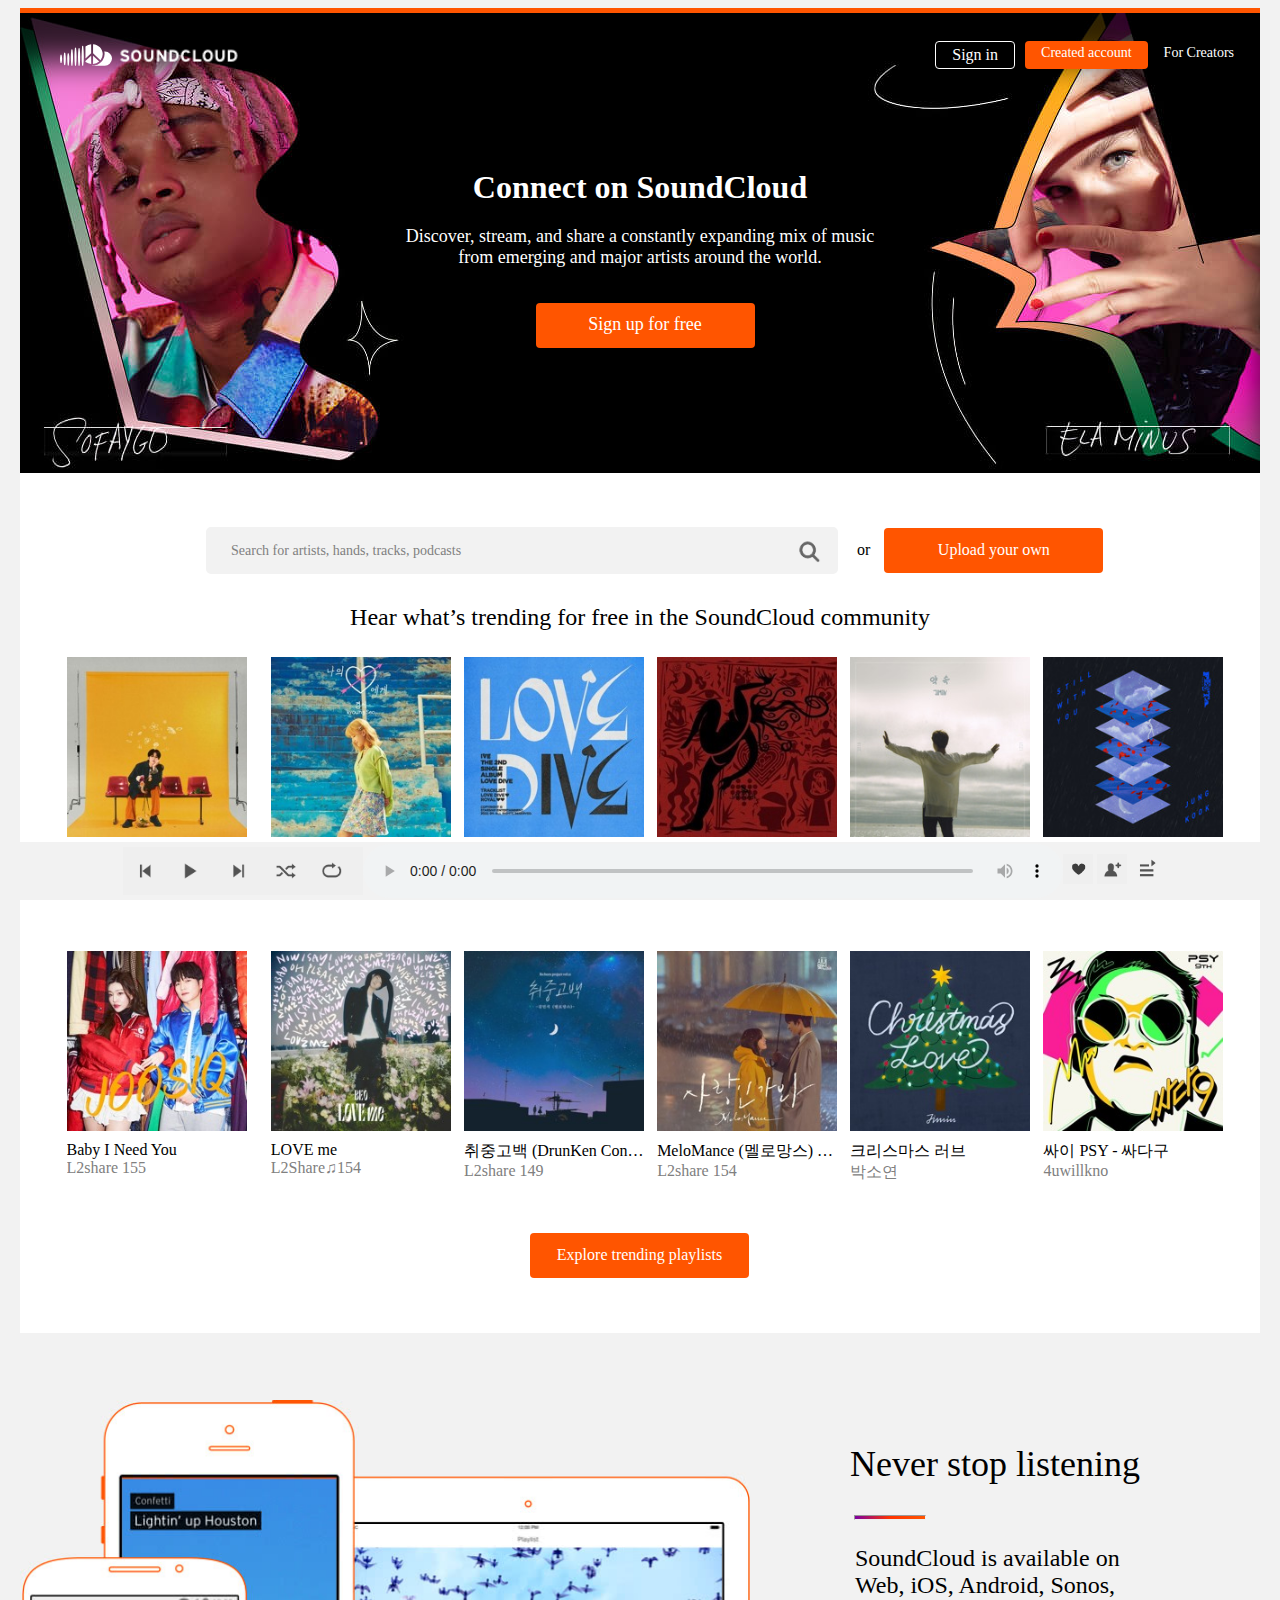
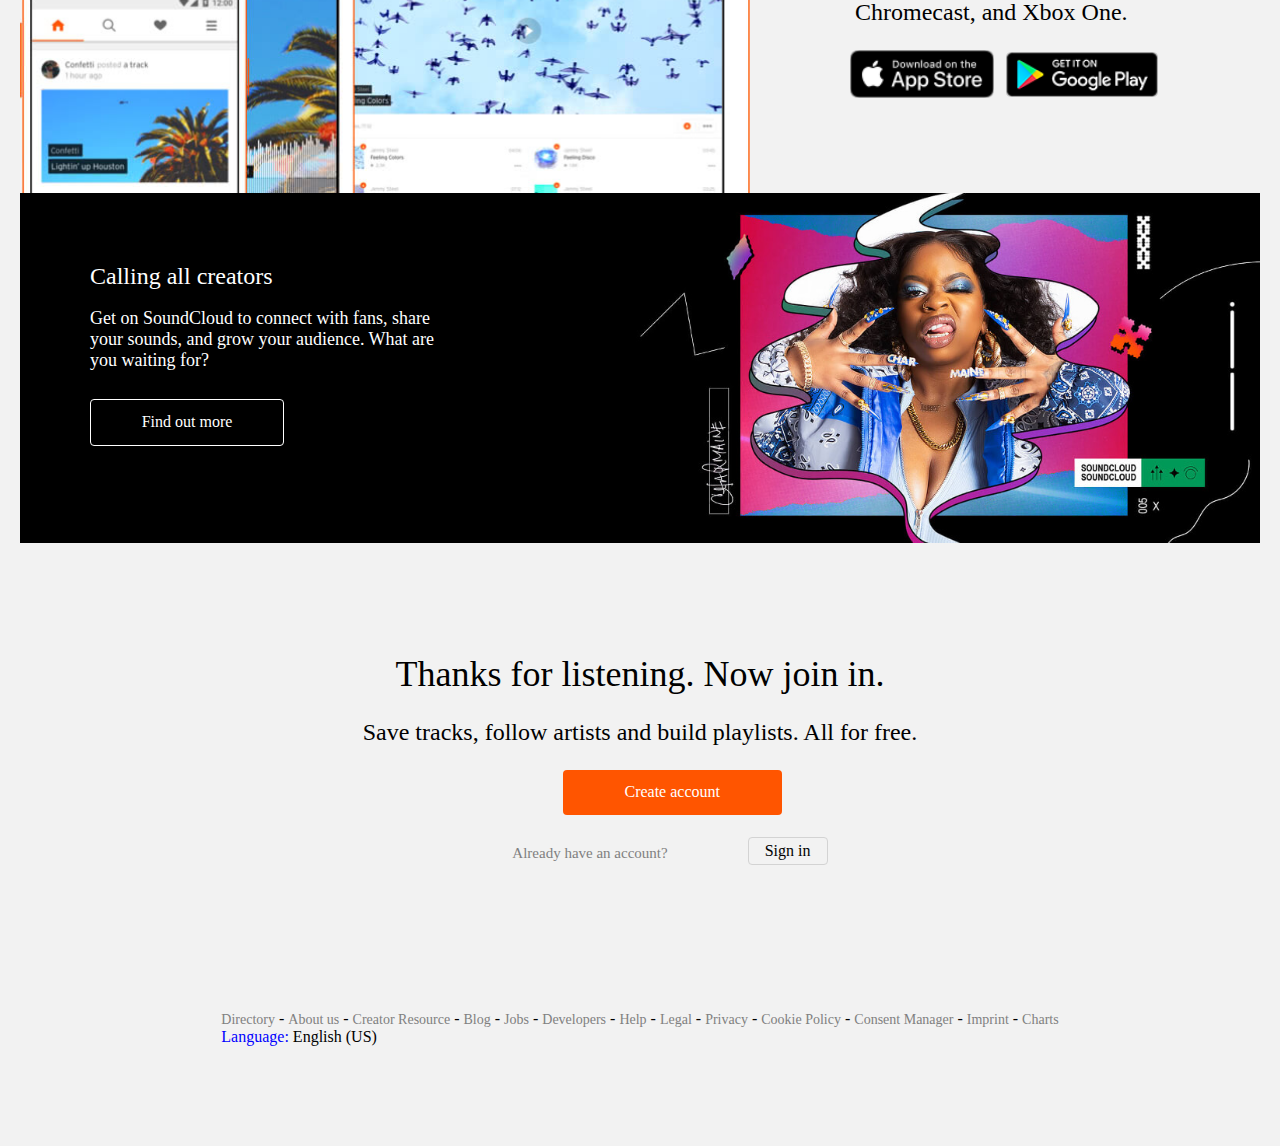
<file: soundcloud1/index.html>
<!DOCTYPE html>
<html lang="en">
<head>
    <meta charset="UTF-8">
    <meta http-equiv="X-UA-Compatible" content="IE=edge">
    <meta name="viewport" content="width=device-width, initial-scale=1.0">
    <title>Soundcloud</title>

<link rel="stylesheet" href="newSC.css">
<link rel="stylesheet" href="login.css">
</head>

<body>

    <header>
        <div class="bg1">
            <img src="../img/simbollogo.svg" alt="SoundCloud" >
            <img src="../img/wordlogo.png" alt="SoundCloud" >
            <div class="toprignt">
            <a class = "btn black" id="modal_btn" >Sign in </a>
            <div class="modal_background"><div class="modal_close"><img class="closeImg" src="../img/xbutton.png" alt=""></div></div>
            <div class="login_modalwrap">
                <div class="a1"><a class = "b1" href="https://facebook.com" >
                <img src="../img/facebook.PNG" alt=""> Continue with Facebook</a></div>
                <div class="a2"><a class = "b2" href="https://google.com" >
                <img src="../img/google.PNG" alt="">Continue with Google</a></div>
                <div class="a3"><a class = "b3" href="https://apple.com"> 
                <img src="../img/apple.PNG" alt=""> Continue with Apple</a></div>
                <div class="line">   or    </div>
                <a href="#"> <input class = "input1" type="text" placeholder="Your email address or profile URL" >
                <div><button class = "b4">Continue</button></div>
                <div class ="need"><a href="#">Need help?</a></div>
                <div class="small-paragraph"><div>When registering, you agree that we may use your provided data for the registration and to send you notifications on our products and services. You can unsubscribe from notifications at any time in your settings. For additional info please refer to our 
                <a href="createacccount.html" target="_blank">Privacy Policy</a></div></div>
                </div>
            <a class="btn orange"  id="small_b" href="#"> Created account </a>
            <a class="btn trans" id="small_b"  href="https://community.soundcloud.com/"> For Creators </a>
            </div>
        
            <h1 class="h1">Connect on SoundCloud</h1>
            <div class="title_p">
            <span>Discover, stream, and share a constantly expanding mix of music</br>
            from emerging and major artists around the world.</span>
            <br>
            <a id="big_b" class="btn orange" href="#"> Sign up for free</a>
            </div>
        </div>
        </header>


<nav>

<form action="https://soundcloud.com/search" method="get">
<input type="text"  name="searchmusic"  
id=search-icon placeholder="Search for artists, hands, tracks, podcasts">
 <span> or </span>     
 <a class="btn orange" id="big_b" class="align-c" href="https://soundcloud.com/upload"> Upload your own </a>
</form>
<div class="nav-center"> Hear what’s trending for free in the SoundCloud community </div>


<ul class="ullist">
<li class="lilist">
<div class="albumlist">
    <span class="album" id="album01"></span>
    <a class="album-songname" href="https://soundcloud.com/l2share154/big-naughty-feat-10cm-beyond-love">BIG Naughty (서동현) - 정이라고 하자 (Feat. 10CM)</a>
    <a class="album-bottomname" href="https://soundcloud.com/l2share154/big-naughty-feat-10cm-beyond-love">L2share 154</a>
    <a id="playbutton" href="#"></a> </li>
    <div class="button-3">
        <button class="heart1"></button>
        <button class="like1"></button>
        <input class="check-box1" type="checkbox" id="plusbtn">
        <label for="plusbtn"><img class="plus1" src="../img/점점점.png" alt="" height="25px" width="25px">
        </label>
        <div class="button-container">
            <div>
                <button class="Reposter"><img class="IMG1" src="../img/rotateicon.png" alt="" height="20px" width="20px"><span>Reposter</span></button>
            </div>
            <div>
                <button class="Reposter"><img class="IMG1" src="../img/rotateicon.png" alt="" height="20px" width="20px"><span>Share</span></button>
            </div>
            <div>
                <button class="Reposter"><img class="IMG1" src="../img/rotateicon.png" alt="" height="20px" width="20px"><span>Copy Link</span></button>
            </div>
            <div>
                <button class="Reposter"><img class="IMG1" src="../img/rotateicon.png" alt="" height="20px" width="20px"><span>Add to Next up</span></button>
            </div>
            <div>
                <button class="Reposter"><img class="IMG1" src="../img/rotateicon.png" alt="" height="20px" width="20px"><span>Add to playlist</span></button>
            </div>
            <div>
                <button class="Reposter"><img class="IMG1" src="../img/rotateicon.png" alt="" height="20px" width="20px"><span>Station</span></button>
            </div>
        </div>
    </div>  
</div>
</li>
<div class="albumlist">
    <span class="album" id="album02"></span>
    <a class="album-songname" href="https://soundcloud.com/l2share155/x-1">경서 - 나의 X에게</a>
    <a class="album-bottomname" href="https://soundcloud.com/l2share155/x-1">L2share 155</a>
    <a id="playbutton" href="#"></a> </li>
    <div class="button-4">
        <button class="heart1"></button>
        <button class="like1"></button>
        <input class="check-box4" type="checkbox" id="plusbtn4">
        <label for="plusbtn4"><img class="plus1" src="../img/점점점.png" alt="" height="25px" width="25px">
        </label>
        <div class="button-container4">
            <div>
                <button class="Reposter"><img class="IMG1" src="../img/rotateicon.png" alt="" height="20px" width="20px"><span>Reposter</span></button>
            </div>
            <div>
                <button class="Reposter"><img class="IMG1" src="../img/rotateicon.png" alt="" height="20px" width="20px"><span>Share</span></button>
            </div>
            <div>
                <button class="Reposter"><img class="IMG1" src="../img/rotateicon.png" alt="" height="20px" width="20px"><span>Copy Link</span></button>
            </div>
            <div>
                <button class="Reposter"><img class="IMG1" src="../img/rotateicon.png" alt="" height="20px" width="20px"><span>Add to Next up</span></button>
            </div>
            <div>
                <button class="Reposter"><img class="IMG1" src="../img/rotateicon.png" alt="" height="20px" width="20px"><span>Add to playlist</span></button>
            </div>
            <div>
                <button class="Reposter"><img class="IMG1" src="../img/rotateicon.png" alt="" height="20px" width="20px"><span>Station</span></button>
            </div>
        </div>
    </div> 
</div>
</li>
<div class="albumlist">
    <span class="album" id="album03"></span>
    <a class="album-songname" href="https://soundcloud.com/l2share154/ive-love-dive">IVE (아이브) - LOVE DIVE</a>
    <a class="album-bottomname" href="https://soundcloud.com/l2share154/ive-love-dive">L2share 154</a>
    <a id="playbutton" href="#"></a> </li>
    <div class="button-5">
        <button class="heart1"></button>
        <button class="like1"></button>
        <input class="check-box5" type="checkbox" id="plusbtn5">
        <label for="plusbtn5"><img class="plus1" src="../img/점점점.png" alt="" height="25px" width="25px">
        </label>
        <div class="button-container5">
            <div>
                <button class="Reposter"><img class="IMG1" src="../img/rotateicon.png" alt="" height="20px" width="20px"><span>Reposter</span></button>
            </div>
            <div>
                <button class="Reposter"><img class="IMG1" src="../img/rotateicon.png" alt="" height="20px" width="20px"><span>Share</span></button>
            </div>
            <div>
                <button class="Reposter"><img class="IMG1" src="../img/rotateicon.png" alt="" height="20px" width="20px"><span>Copy Link</span></button>
            </div>
            <div>
                <button class="Reposter"><img class="IMG1" src="../img/rotateicon.png" alt="" height="20px" width="20px"><span>Add to Next up</span></button>
            </div>
            <div>
                <button class="Reposter"><img class="IMG1" src="../img/rotateicon.png" alt="" height="20px" width="20px"><span>Add to playlist</span></button>
            </div>
            <div>
                <button class="Reposter"><img class="IMG1" src="../img/rotateicon.png" alt="" height="20px" width="20px"><span>Station</span></button>
            </div>
        </div>
    </div> 
</div>
</li>
<div class="albumlist">
    <span class="album" id="album04"></span>
    <a class="album-songname" href="https://soundcloud.com/young-wook-nam/ngupyfc1x5bs">잔나비 - 사랑하긴 했었나요 스쳐가는 인연이었나요....</a>
    <a class="album-bottomname" href="https://soundcloud.com/young-wook-nam/ngupyfc1x5bs">Sharing passion for the music</a>
    <a id="playbutton" href="#"></a> </li>
    <div class="button-6">
        <button class="heart1"></button>
        <button class="like1"></button>
        <input class="check-box6" type="checkbox" id="plusbtn6">
        <label for="plusbtn6"><img class="plus1" src="../img/점점점.png" alt="" height="25px" width="25px">
        </label>
        <div class="button-container6">
            <div>
                <button class="Reposter"><img class="IMG1" src="../img/rotateicon.png" alt="" height="20px" width="20px"><span>Reposter</span></button>
            </div>
            <div>
                <button class="Reposter"><img class="IMG1" src="../img/rotateicon.png" alt="" height="20px" width="20px"><span>Share</span></button>
            </div>
            <div>
                <button class="Reposter"><img class="IMG1" src="../img/rotateicon.png" alt="" height="20px" width="20px"><span>Copy Link</span></button>
            </div>
            <div>
                <button class="Reposter"><img class="IMG1" src="../img/rotateicon.png" alt="" height="20px" width="20px"><span>Add to Next up</span></button>
            </div>
            <div>
                <button class="Reposter"><img class="IMG1" src="../img/rotateicon.png" alt="" height="20px" width="20px"><span>Add to playlist</span></button>
            </div>
            <div>
                <button class="Reposter"><img class="IMG1" src="../img/rotateicon.png" alt="" height="20px" width="20px"><span>Station</span></button>
            </div>
        </div>
    </div>   
</div>
</li>
<div class="albumlist">
    <span class="album" id="album05"></span>
    <a class="album-songname" href="https://soundcloud.com/bangtan/firstjiminpresent">약속 By JIMIN Of BTS</a>
    <a class="album-bottomname" href="https://soundcloud.com/bangtan/firstjiminpresent">BTS</a>
    <a id="playbutton" href="#"></a> </li>
    <div class="button-7">
        <button class="heart1"></button>
        <button class="like1"></button>
        <input class="check-box7" type="checkbox" id="plusbtn7">
        <label for="plusbtn7"><img class="plus1" src="../img/점점점.png" alt="" height="25px" width="25px">
        </label>
        <div class="button-container7">
            <div>
                <button class="Reposter"><img class="IMG1" src="../img/rotateicon.png" alt="" height="20px" width="20px"><span>Reposter</span></button>
            </div>
            <div>
                <button class="Reposter"><img class="IMG1" src="../img/rotateicon.png" alt="" height="20px" width="20px"><span>Share</span></button>
            </div>
            <div>
                <button class="Reposter"><img class="IMG1" src="../img/rotateicon.png" alt="" height="20px" width="20px"><span>Copy Link</span></button>
            </div>
            <div>
                <button class="Reposter"><img class="IMG1" src="../img/rotateicon.png" alt="" height="20px" width="20px"><span>Add to Next up</span></button>
            </div>
            <div>
                <button class="Reposter"><img class="IMG1" src="../img/rotateicon.png" alt="" height="20px" width="20px"><span>Add to playlist</span></button>
            </div>
            <div>
                <button class="Reposter"><img class="IMG1" src="../img/rotateicon.png" alt="" height="20px" width="20px"><span>Station</span></button>
            </div>
        </div>
    </div>  
</div>
</li>
<div class="albumlist">
    <span class="album" id="album06"></span>
    <a class="album-songname" href="https://soundcloud.com/vk-shipper-656437167/still-with-you-jungkook">Still With You by JK of BTS</a>
    <a class="album-bottomname" href="https://soundcloud.com/vk-shipper-656437167/still-with-you-jungkook">BTS</a>
    <a id="playbutton" href="#"></a> </li>
    <div class="button-8">
        <button class="heart1"></button>
        <button class="like1"></button>
        <input class="check-box8" type="checkbox" id="plusbtn8">
        <label for="plusbtn8"><img class="plus1" src="../img/점점점.png" alt="" height="25px" width="25px">
        </label>
        <div class="button-container8">
            <div>
                <button class="Reposter"><img class="IMG1" src="../img/rotateicon.png" alt="" height="20px" width="20px"><span>Reposter</span></button>
            </div>
            <div>
                <button class="Reposter"><img class="IMG1" src="../img/rotateicon.png" alt="" height="20px" width="20px"><span>Share</span></button>
            </div>
            <div>
                <button class="Reposter"><img class="IMG1" src="../img/rotateicon.png" alt="" height="20px" width="20px"><span>Copy Link</span></button>
            </div>
            <div>
                <button class="Reposter"><img class="IMG1" src="../img/rotateicon.png" alt="" height="20px" width="20px"><span>Add to Next up</span></button>
            </div>
            <div>
                <button class="Reposter"><img class="IMG1" src="../img/rotateicon.png" alt="" height="20px" width="20px"><span>Add to playlist</span></button>
            </div>
            <div>
                <button class="Reposter"><img class="IMG1" src="../img/rotateicon.png" alt="" height="20px" width="20px"><span>Station</span></button>
            </div>
        </div>
    </div>  
</div>
</li>
</ul>
<ul class="ullist">
    <li class="lilist">
    <div class="albumlist">
        <span class="album" id="album07"></span>
        <a class="album-songname" href="https://soundcloud.com/l2share155/baby-i-need-you">Baby I Need You</a>
        <a class="album-bottomname" href="https://soundcloud.com/l2share155/baby-i-need-you">L2share 155</a>
        <a id="playbutton" href="#"></a> </li>
        <div class="button-9">
            <button class="heart1"></button>
            <button class="like1"></button>
            <input class="check-box9" type="checkbox" id="plusbtn9">
            <label for="plusbtn9"><img class="plus1" src="../img/점점점.png" alt="" height="25px" width="25px">
            </label>
            <div class="button-container9">
                <div>
                    <button class="Reposter"><img class="IMG1" src="../img/rotateicon.png" alt="" height="20px" width="20px"><span>Reposter</span></button>
                </div>
                <div>
                    <button class="Reposter"><img class="IMG1" src="../img/rotateicon.png" alt="" height="20px" width="20px"><span>Share</span></button>
                </div>
                <div>
                    <button class="Reposter"><img class="IMG1" src="../img/rotateicon.png" alt="" height="20px" width="20px"><span>Copy Link</span></button>
                </div>
                <div>
                    <button class="Reposter"><img class="IMG1" src="../img/rotateicon.png" alt="" height="20px" width="20px"><span>Add to Next up</span></button>
                </div>
                <div>
                    <button class="Reposter"><img class="IMG1" src="../img/rotateicon.png" alt="" height="20px" width="20px"><span>Add to playlist</span></button>
                </div>
                <div>
                    <button class="Reposter"><img class="IMG1" src="../img/rotateicon.png" alt="" height="20px" width="20px"><span>Station</span></button>
                </div>
            </div>
        </div>   
    </div>
    </li>
    <div class="albumlist">
        <span class="album" id="album08"></span>
        <a class="album-songname" href="https://soundcloud.com/l2share154/beo-love-me">LOVE me</a>
        <a class="album-bottomname" href="https://soundcloud.com/l2share154/beo-love-me">L2Share♫154</a>
        <a id="playbutton" href="#"></a> </li>
        <div class="button-10">
            <button class="heart1"></button>
            <button class="like1"></button>
            <input class="check-box10" type="checkbox" id="plusbtn10">
            <label for="plusbtn10"><img class="plus1" src="../img/점점점.png" alt="" height="25px" width="25px">
            </label>
            <div class="button-container10">
                <div>
                    <button class="Reposter"><img class="IMG1" src="../img/rotateicon.png" alt="" height="20px" width="20px"><span>Reposter</span></button>
                </div>
                <div>
                    <button class="Reposter"><img class="IMG1" src="../img/rotateicon.png" alt="" height="20px" width="20px"><span>Share</span></button>
                </div>
                <div>
                    <button class="Reposter"><img class="IMG1" src="../img/rotateicon.png" alt="" height="20px" width="20px"><span>Copy Link</span></button>
                </div>
                <div>
                    <button class="Reposter"><img class="IMG1" src="../img/rotateicon.png" alt="" height="20px" width="20px"><span>Add to Next up</span></button>
                </div>
                <div>
                    <button class="Reposter"><img class="IMG1" src="../img/rotateicon.png" alt="" height="20px" width="20px"><span>Add to playlist</span></button>
                </div>
                <div>
                    <button class="Reposter"><img class="IMG1" src="../img/rotateicon.png" alt="" height="20px" width="20px"><span>Station</span></button>
                </div>
            </div>
        </div>   
    </div>
    </li>
    <div class="albumlist">
        <span class="album" id="album09"></span>
        <a class="album-songname" href="https://soundcloud.com/l2share149/qkcrgadqcrzq">취중고백 (DrunKen Confession)</a>
        <a class="album-bottomname" href="https://soundcloud.com/l2share149/qkcrgadqcrzq">L2share 149</a>
        <a id="playbutton" href="#"></a> </li>
        <div class="button-11">
            <button class="heart1"></button>
            <button class="like1"></button>
            <input class="check-box11" type="checkbox" id="plusbtn11">
            <label for="plusbtn11"><img class="plus1" src="../img/점점점.png" alt="" height="25px" width="25px">
            </label>
            <div class="button-container11">
                <div>
                    <button class="Reposter"><img class="IMG1" src="../img/rotateicon.png" alt="" height="20px" width="20px"><span>Reposter</span></button>
                </div>
                <div>
                    <button class="Reposter"><img class="IMG1" src="../img/rotateicon.png" alt="" height="20px" width="20px"><span>Share</span></button>
                </div>
                <div>
                    <button class="Reposter"><img class="IMG1" src="../img/rotateicon.png" alt="" height="20px" width="20px"><span>Copy Link</span></button>
                </div>
                <div>
                    <button class="Reposter"><img class="IMG1" src="../img/rotateicon.png" alt="" height="20px" width="20px"><span>Add to Next up</span></button>
                </div>
                <div>
                    <button class="Reposter"><img class="IMG1" src="../img/rotateicon.png" alt="" height="20px" width="20px"><span>Add to playlist</span></button>
                </div>
                <div>
                    <button class="Reposter"><img class="IMG1" src="../img/rotateicon.png" alt="" height="20px" width="20px"><span>Station</span></button>
                </div>
            </div>
        </div>  
    </div>
    </li>
    <div class="albumlist">
        <span class="album" id="album10"></span>
        <a class="album-songname" href="https://soundcloud.com/l2shareost43/melomance-love-maybe-a-business-proposal-ost">MeloMance (멜로망스) - 사랑인가 봐 (Love, Maybe) (A Business Proposal 사내맞선 OST)</a>
        <a class="album-bottomname" href="https://soundcloud.com/l2shareost43/melomance-love-maybe-a-business-proposal-ost">L2share 154</a>
        <a id="playbutton" href="#"></a> </li>
        <div class="button-12">
            <button class="heart1"></button>
            <button class="like1"></button>
            <input class="check-box12" type="checkbox" id="plusbtn12">
            <label for="plusbtn12"><img class="plus1" src="../img/점점점.png" alt="" height="25px" width="25px">
            </label>
            <div class="button-container12">
                <div>
                    <button class="Reposter"><img class="IMG1" src="../img/rotateicon.png" alt="" height="20px" width="20px"><span>Reposter</span></button>
                </div>
                <div>
                    <button class="Reposter"><img class="IMG1" src="../img/rotateicon.png" alt="" height="20px" width="20px"><span>Share</span></button>
                </div>
                <div>
                    <button class="Reposter"><img class="IMG1" src="../img/rotateicon.png" alt="" height="20px" width="20px"><span>Copy Link</span></button>
                </div>
                <div>
                    <button class="Reposter"><img class="IMG1" src="../img/rotateicon.png" alt="" height="20px" width="20px"><span>Add to Next up</span></button>
                </div>
                <div>
                    <button class="Reposter"><img class="IMG1" src="../img/rotateicon.png" alt="" height="20px" width="20px"><span>Add to playlist</span></button>
                </div>
                <div>
                    <button class="Reposter"><img class="IMG1" src="../img/rotateicon.png" alt="" height="20px" width="20px"><span>Station</span></button>
                </div>
            </div>
        </div>  
    </div>
    </li>
    <div class="albumlist">
        <span class="album"  id="album11"></span>
        <a class="album-songname" href="https://soundcloud.com/gdczbpyvk44e/sets/hnj5qzhzvbgr">크리스마스 러브</a>
        <a class="album-bottomname" href="https://soundcloud.com/gdczbpyvk44e/sets/hnj5qzhzvbgr">박소연</a>
        <a id="playbutton" href="#"></a> </li>
        <div class="button-13">
            <button class="heart1"></button>
            <button class="like1"></button>
            <input class="check-box13" type="checkbox" id="plusbtn13">
            <label for="plusbtn13"><img class="plus1" src="../img/점점점.png" alt="" height="25px" width="25px">
            </label>
            <div class="button-container13">
                <div>
                    <button class="Reposter"><img class="IMG1" src="../img/rotateicon.png" alt="" height="20px" width="20px"><span>Reposter</span></button>
                </div>
                <div>
                    <button class="Reposter"><img class="IMG1" src="../img/rotateicon.png" alt="" height="20px" width="20px"><span>Share</span></button>
                </div>
                <div>
                    <button class="Reposter"><img class="IMG1" src="../img/rotateicon.png" alt="" height="20px" width="20px"><span>Copy Link</span></button>
                </div>
                <div>
                    <button class="Reposter"><img class="IMG1" src="../img/rotateicon.png" alt="" height="20px" width="20px"><span>Add to Next up</span></button>
                </div>
                <div>
                    <button class="Reposter"><img class="IMG1" src="../img/rotateicon.png" alt="" height="20px" width="20px"><span>Add to playlist</span></button>
                </div>
                <div>
                    <button class="Reposter"><img class="IMG1" src="../img/rotateicon.png" alt="" height="20px" width="20px"><span>Station</span></button>
                </div>
            </div>
        </div>   

    </div>
    </li>
    <div class="albumlist">
        <span class="album" id="album12"></span>
        <a class="album-songname" href="https://soundcloud.com/ddd4liflif/sets/psy-835673856">싸이 PSY - 싸다구</a>
        <a class="album-bottomname" href="https://soundcloud.com/ddd4liflif/sets/psy-835673856">4uwillkno</a>
        <a id="playbutton" href="#"></a> </li>
        <div class="button-14">
            <button class="heart1"></button>
            <button class="like1"></button>
            <input class="check-box14" type="checkbox" id="plusbtn14">
            <label for="plusbtn14"><img class="plus1" src="../img/점점점.png" alt="" height="25px" width="25px">
            </label>
            <div class="button-container14">
                <div>
                    <button class="Reposter"><img class="IMG1" src="../img/rotateicon.png" alt="" height="20px" width="20px"><span>Reposter</span></button>
                </div>
                <div>
                    <button class="Reposter"><img class="IMG1" src="../img/rotateicon.png" alt="" height="20px" width="20px"><span>Share</span></button>
                </div>
                <div>
                    <button class="Reposter"><img class="IMG1" src="../img/rotateicon.png" alt="" height="20px" width="20px"><span>Copy Link</span></button>
                </div>
                <div>
                    <button class="Reposter"><img class="IMG1" src="../img/rotateicon.png" alt="" height="20px" width="20px"><span>Add to Next up</span></button>
                </div>
                <div>
                    <button class="Reposter"><img class="IMG1" src="../img/rotateicon.png" alt="" height="20px" width="20px"><span>Add to playlist</span></button>
                </div>
                <div>
                    <button class="Reposter"><img class="IMG1" src="../img/rotateicon.png" alt="" height="20px" width="20px"><span>Station</span></button>
                </div>
            </div>
        </div>    
    </div>
    </li>
    </ul>


<div class="align-c">
<a class="btn orange" id="big_b" href="https://soundcloud.com/discover">Explore trending playlists</a>
</div>

</nav>



<section class="SectionA">
<div class="A-S1">
<span class="as1"> Never stop listening </span>
<hr id="gra_line">
<p>SoundCloud is available on <br>
Web, iOS, Android, Sonos,<br>
Chromecast, and Xbox One.</p>
<a class="btn imgb1" href="https://apps.apple.com/us/app/soundcloud/id336353151"></a>
<a class="btn imgb2" href="https://play.google.com/store/apps/details?id=com.soundcloud.android&hl"></a>
</div>
</section >

<section class="SectionB">
    <div class="B-S1">
        <span class="bs1"> Calling all creators </span>
        <p>Get on SoundCloud to connect with fans, share <br>
        your sounds, and grow your audience. What are <br>
        you waiting for?</p>   
        <a class="btn black" id="find_btn"  href="https://community.soundcloud.com/"> Find out more </a>    
        </div>
</section>

<section class="sectionC">
<div class="C-S1">
    <div class="cs1">
        Thanks for listening. Now join in.
    </div>
    <p>Save tracks, follow artists and build playlists. All for free.</p>
    <a id="creat_b" class="btn orange" href="#"> Create account</a>
    <p id="small_p"> Already have an account? </p>
    <a  class="btn" id="white_btn" href="#"> Sign in </a>
</div>
</section>



<footer>

<div>
    <a href="https://soundcloud.com/people/directory">Directory</a>
    -
    <a href="https://soundcloud.com/pages/contact">About us</a>
    -
    <a href="https://community.soundcloud.com/">Creator Resource</a>
    -
    <a href="https://blog.soundcloud.com/">Blog</a>
    -
    <a href="https://careers.soundcloud.com/">Jobs</a>
    -
    <a href="https://developers.soundcloud.com/">Developers</a>
    -
    <a href="https://help.soundcloud.com/hc/en-us">Help</a>
    -
    <a href="https://soundcloud.com/terms-of-use">Legal</a>
    -
    <a href="https://soundcloud.com/pages/privacy">Privacy</a>
    -
    <a href="https://soundcloud.com/pages/cookies">Cookie Policy</a>
    -
    <a href="#">Consent Manager</a>
    -
    <a href="https://soundcloud.com/imprint">Imprint</a>
    -
    <a href="https://soundcloud.com/charts/top">Charts</a>
</div>
<div class="languageSelect">
    <input class="check-button111" type="checkbox" id="menuBtn">
    <label for="menuBtn" class="labelBtn" onclick="">
        <div><span id="languageblue"> Language: </span> <span> English (US) </span></div>
    </label>
 <div class="language-container">
     <div class="language-box">
        <h1>Select your language</h1>
        <div class="language-box1">
            <div class="language-box2">
                <div><a href="#"><span id="lan-hover">Deutsch</span></a></div>
                <div><a href="#"><span id="lan-hover">Español</span></a></div>
                <div><a href="#"><span id="lan-hover">Itadivano</span></a></div>
                <div><a href="#"><span id="lan-hover">Polski</span></a></div>
                <div><a href="#"><span id="lan-hover">Svenska<span></a></div>
            </div>
            <div class="language-box3">
                <div><a href="#"><div id="Check-black">English (US) ✓</div></a></div>
                <div><a href="사운드클라우드프랑스.html"><span id="lan-hover">Français</span></a></div>
                <div><a href="#"><span id="lan-hover">Nederlands</span></a></div>
                <div><a href="#"><span id="lan-hover">Português</span></a></div>
            </div>
        </div>
        <button class="cancel-button111">cancel</button>
     </div>
 </div>

<div class="container-audio">

        <button type="button" class="icon back" ></button>

        <button type="button" class="icon play" id="togglebtn" ></button>

        <button type="button" class="icon front"></button>
        <button type="button" class="icon shuffle"></button>
        <button type="button" class="icon rotate"></button>

            <audio controls>
            <source src="https://s3-us-west-2.amazonaws.com/s.cdpn.io/9473/new_year_dubstep_minimix.ogg" type="audio/ogg">
            </audio>
                        <div> 
            <button type="button" id="small-icon" class="icon like"></button>
            <button type="button" id="small-icon" class="icon plus"></button>

            <input type="checkbox" class="checkhidden" id="clicklist">
            <label for="clicklist" > <img src="../img/listicon.png" alt="" id="small-icon"> 
            </label>

    <div class="boxmusic" >     

            <div >
            <span class="modal-t-next">Next up</span>
            <button id="clear-btn">clear</button>
            <button class="X-btn">✖</button>
            </div> 
         
                <hr id="modal_line">
    
            <div class="modal_alignBOTTOM">
            <span class="modal-t-auto">autoplay station</span> 
            <span class="modal-t-hear">Hear related tracks base on what's playing now.</span>
            </div>

            <label class="switch-button">
                <input type="checkbox"/>
                <span class="onoff-switch"></span>
            </label>
          
    </div>
    
</div>

</footer>
</body>
<script src="modal.js"></script>
</html>
</file>
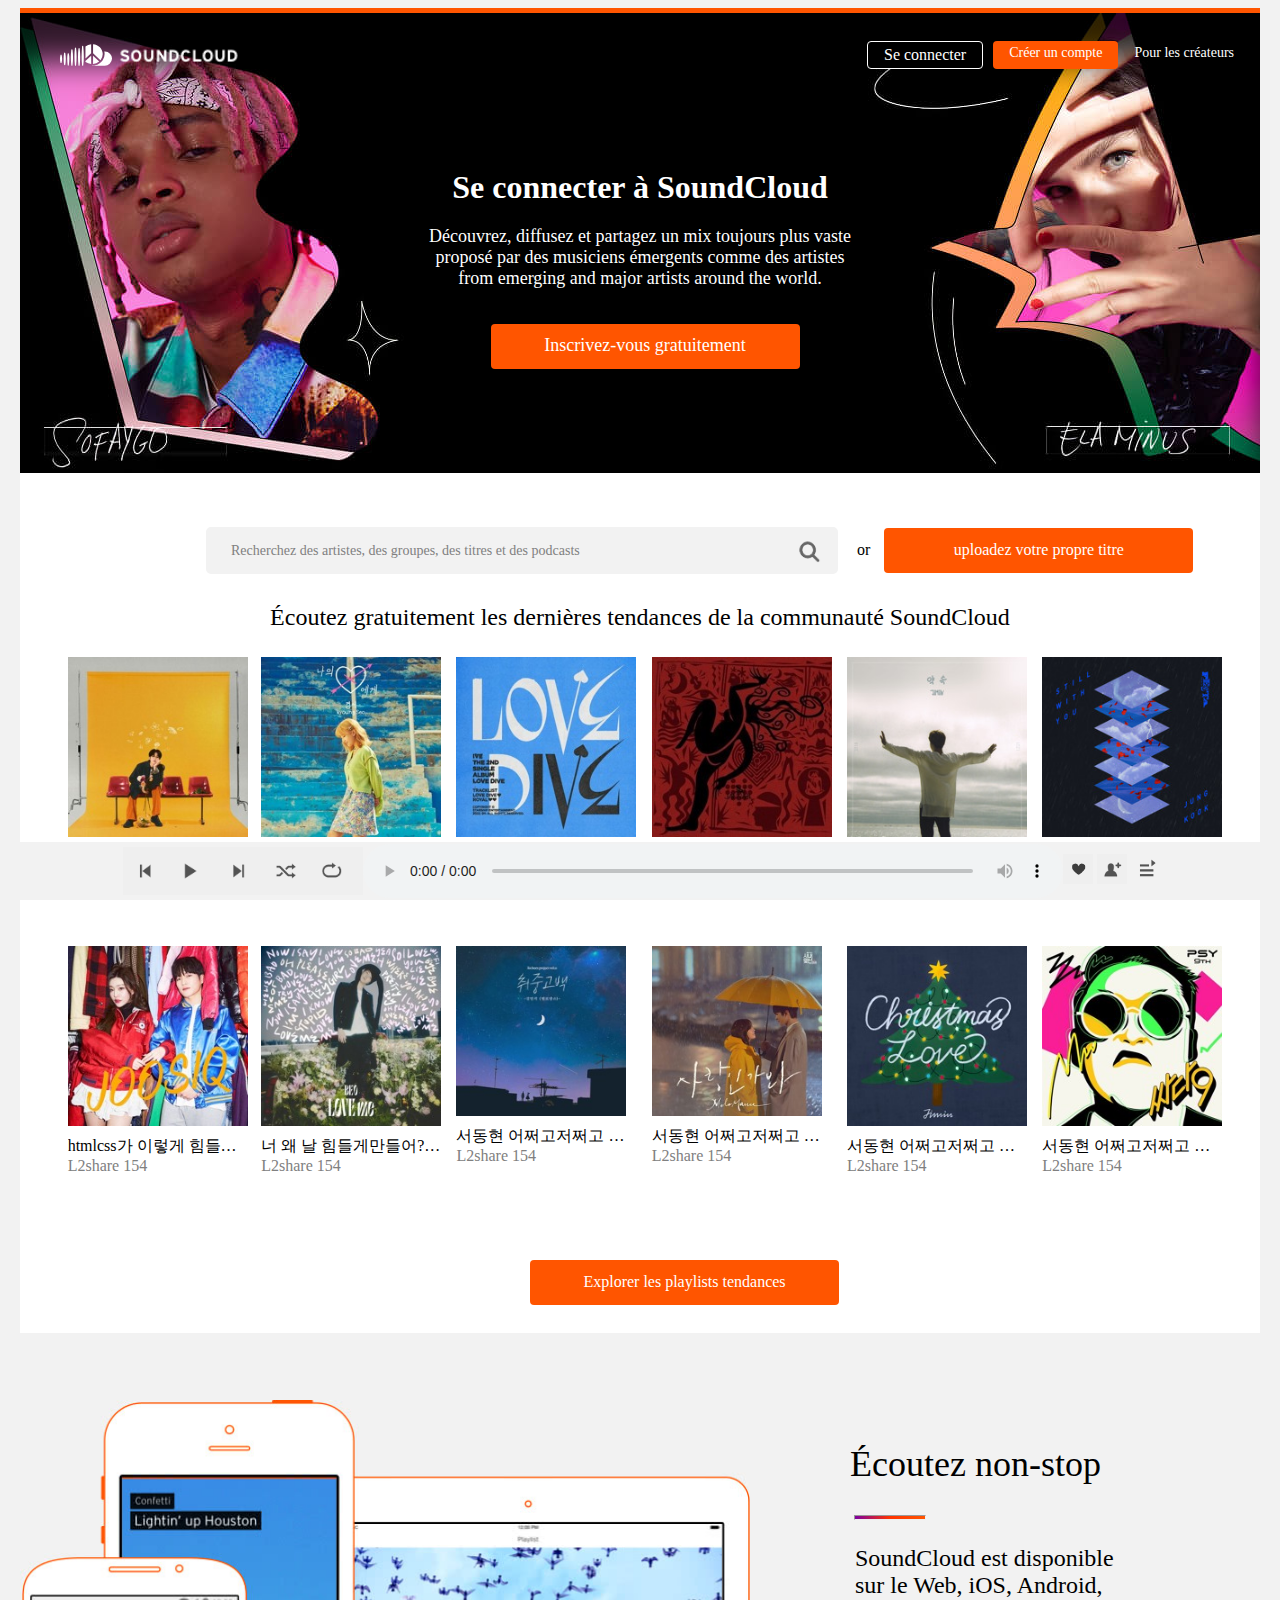
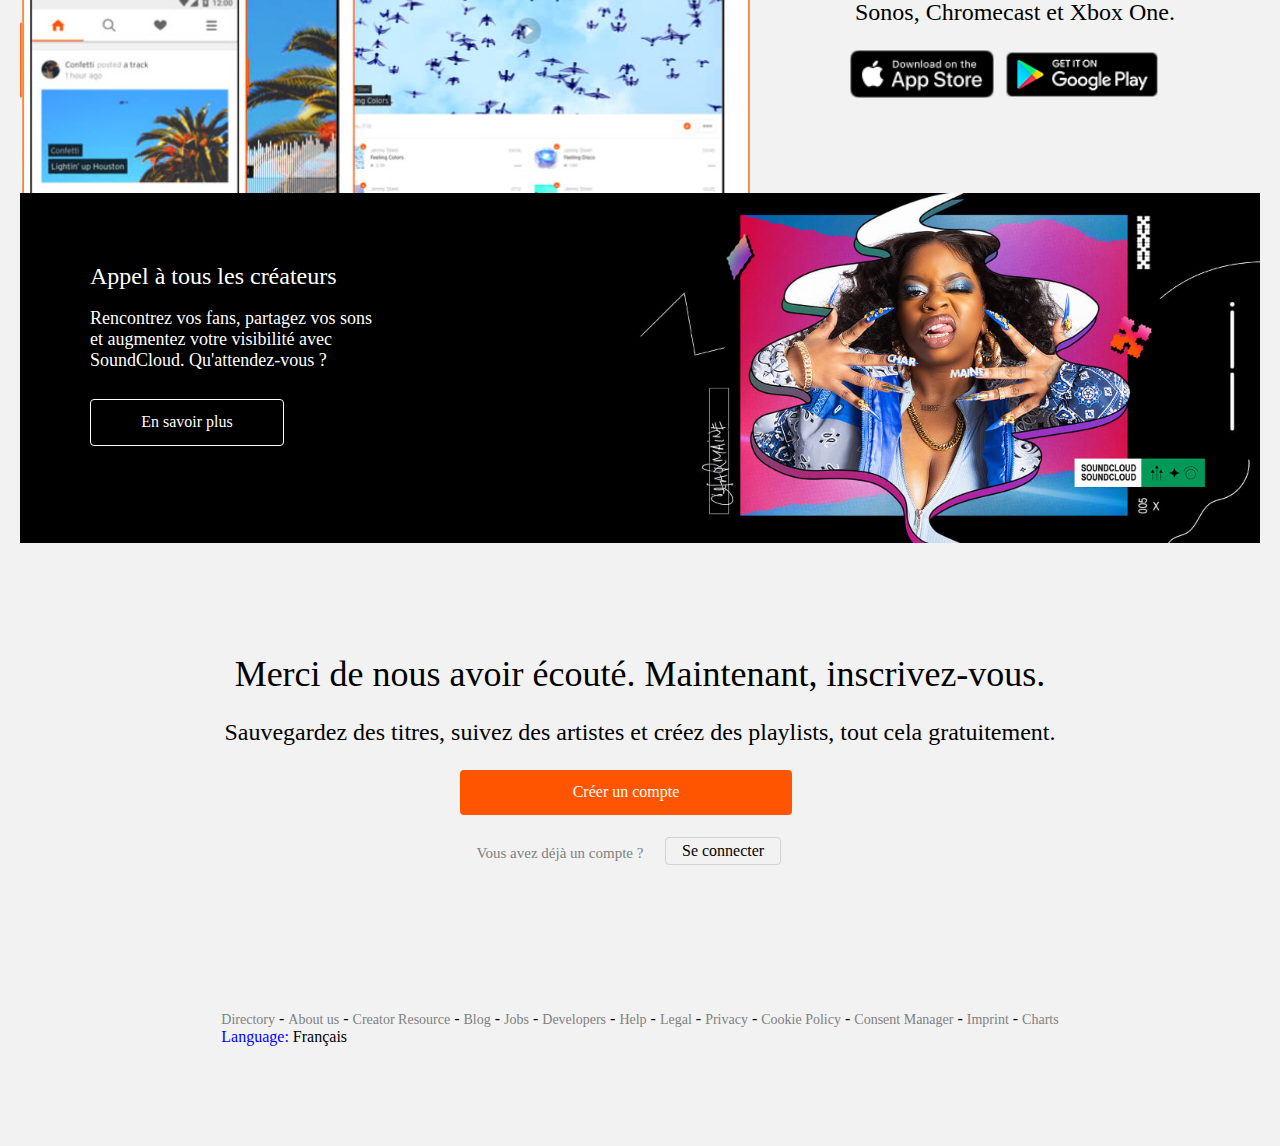
<file: 사운드클라우드프랑스.html>
<!DOCTYPE html>
<html lang="en">
<head>
    <meta charset="UTF-8">
    <meta http-equiv="X-UA-Compatible" content="IE=edge">
    <meta name="viewport" content="width=device-width, initial-scale=1.0">
    <title>Soundcloud</title>

<link rel="stylesheet" href="newSCFR.css">
<link rel="stylesheet" href="loginFR.css">
</head>

<body>

    <header>
        <div class="bg1">
            <img src="../img/simbollogo.svg" alt="SoundCloud" >
            <img src="../img/wordlogo.png" alt="SoundCloud" >
            
            <div class="toprignt">
                <a class = "btn black" id="modal_btn" >Se connecter</a>
                <div class="modal_background"><div class="modal_close"><img class="closeImg" src="../img/xbutton.png" alt=""></div></div>
                <div class="login_modalwrap">
                    <div class="a1"><a class = "b1" href="https://facebook.com" >
                    <img src="../img/facebook.PNG" alt=""> Continuer avec Facebook</a></div>
                    <div class="a2"><a class = "b2" href="https://google.com" >
                    <img src="../img/google.PNG" alt="">Continuer avec Google</a></div>
                    <div class="a3"><a class = "b3" href="https://apple.com"> 
                    <img src="../img/apple.PNG" alt="">  Poursuivre avec Apple</a></div>
                    <div class="line">   or    </div>
                    <a href="#"> <input class = "input1" type="text" input class = "input1" type="text" placeholder = "votre  adresse e-mail ou URL de profil"  >
                    <div><button class = "b4">Continuer</button></div>
                    <div class ="need"><a href="#">Besoin d'aide ?</a></div>
                    <div class="small-paragraph"><div>Lors de votre inscription, vous acceptez que nous sommes susceptibles d'utiliser les données fournies dans le cadre de l'inscription et de recevoir des notifications de notre part sur nos produits et services. Vous pouvez vous désabonner à tout moment des notifications dans les paramètres. Pour plus d'informations, veuillez vous référer à notre  
                    <a href="createacccount.html" target="_blank">Politique de confidentialité.</a></div></div>
                    </div>
                <a class="btn orange"  id="small_b" href="#"> Créer un compte</a>
                <a class="btn trans" id="small_b"  href="https://community.soundcloud.com/">  Pour les créateurs </a>
            
        
            </div>
        
            <h1 class="h1">Se connecter à SoundCloud</h1>
            <div class="title_p">
            <span>Découvrez, diffusez et partagez un mix toujours plus vaste</br>
                proposé par des musiciens émergents comme des artistes</br>
            from emerging and major artists around the world.</span>
            <br>
            <a id="big_b" class="btn orange" href="login.html"> Inscrivez-vous gratuitement</a>
            </div>
        </div>
        </header>

<nav>

<form action="https://soundcloud.com/search" method="get">
<input type="text"  name="searchmusic"  
id=search-icon placeholder="Recherchez des artistes, des groupes, des titres et des podcasts">
 <span> or </span>     
 <a class="btn orange" id="big_b" class="align-c" href="login.html"> uploadez votre propre titre </a>
</form>
<div class="nav-center"> Écoutez gratuitement les dernières tendances de la communauté SoundCloud </div>


<ul class="ullist">
<li class="lilist">
<div class="albumlist">
    <span class="album" id="album01"></span>
    <a class="album-songname" href="#">서동현 어쩌고저쩌고 힘들다힘들어</a>
    <a class="album-bottomname" href="#">L2share 154</a>
    <a id="playbutton" href="#"></a> </li>
    <div class="button-3">
        <button class="heart1"></button>
        <button class="like1"></button>
        <input class="check-box1" type="checkbox" id="plusbtn">
        <label for="plusbtn"><img class="plus1" src="../img/점점점.png" alt="" height="20px" width="20px">
        </label>
        <div class="button-container">
            <div>
                <button class="Reposter"><img class="IMG1" src="../img/rotateicon.png" alt="" height="20px" width="20px"><span>Reposter</span></button>
            </div>
            <div>
                <button class="Reposter"><img class="IMG1" src="../img/rotateicon.png" alt="" height="20px" width="20px"><span>Share</span></button>
            </div>
            <div>
                <button class="Reposter"><img class="IMG1" src="../img/rotateicon.png" alt="" height="20px" width="20px"><span>Copy Link</span></button>
            </div>
            <div>
                <button class="Reposter"><img class="IMG1" src="../img/rotateicon.png" alt="" height="20px" width="20px"><span>Add to Next up</span></button>
            </div>
            <div>
                <button class="Reposter"><img class="IMG1" src="../img/rotateicon.png" alt="" height="20px" width="20px"><span>Add to playlist</span></button>
            </div>
            <div>
                <button class="Reposter"><img class="IMG1" src="../img/rotateicon.png" alt="" height="20px" width="20px"><span>Station</span></button>
            </div>
        </div>
    </div>  
</div>
</li>
<div class="albumlist">
    <span class="album" id="album02"></span>
    <a class="album-songname" href="#">서동현 어쩌고저쩌고 힘들다힘들어</a>
    <a class="album-bottomname" href="#">L2share 154</a>
    <a id="playbutton" href="#"></a> </li>
    <div class="button-4">
        <button class="heart1"></button>
        <button class="like1"></button>
        <input class="check-box4" type="checkbox" id="plusbtn4">
        <label for="plusbtn4"><img class="plus1" src="../img/점점점.png" alt="" height="20px" width="20px">
        </label>
        <div class="button-container4">
            <div>
                <button class="Reposter"><img class="IMG1" src="../img/rotateicon.png" alt="" height="20px" width="20px"><span>Reposter</span></button>
            </div>
            <div>
                <button class="Reposter"><img class="IMG1" src="../img/rotateicon.png" alt="" height="20px" width="20px"><span>Share</span></button>
            </div>
            <div>
                <button class="Reposter"><img class="IMG1" src="../img/rotateicon.png" alt="" height="20px" width="20px"><span>Copy Link</span></button>
            </div>
            <div>
                <button class="Reposter"><img class="IMG1" src="../img/rotateicon.png" alt="" height="20px" width="20px"><span>Add to Next up</span></button>
            </div>
            <div>
                <button class="Reposter"><img class="IMG1" src="../img/rotateicon.png" alt="" height="20px" width="20px"><span>Add to playlist</span></button>
            </div>
            <div>
                <button class="Reposter"><img class="IMG1" src="../img/rotateicon.png" alt="" height="20px" width="20px"><span>Station</span></button>
            </div>
        </div>
    </div> 
</div>
</li>
<div class="albumlist">
    <span class="album" id="album03"></span>
    <a class="album-songname" href="#">서동현 어쩌고저쩌고 힘들다힘들어</a>
    <a class="album-bottomname" href="#">L2share 154</a>
    <a id="playbutton" href="#"></a> </li>
    <div class="button-5">
        <button class="heart1"></button>
        <button class="like1"></button>
        <input class="check-box5" type="checkbox" id="plusbtn5">
        <label for="plusbtn5"><img class="plus1" src="../img/점점점.png" alt="" height="20px" width="20px">
        </label>
        <div class="button-container5">
            <div>
                <button class="Reposter"><img class="IMG1" src="../img/rotateicon.png" alt="" height="20px" width="20px"><span>Reposter</span></button>
            </div>
            <div>
                <button class="Reposter"><img class="IMG1" src="../img/rotateicon.png" alt="" height="20px" width="20px"><span>Share</span></button>
            </div>
            <div>
                <button class="Reposter"><img class="IMG1" src="../img/rotateicon.png" alt="" height="20px" width="20px"><span>Copy Link</span></button>
            </div>
            <div>
                <button class="Reposter"><img class="IMG1" src="../img/rotateicon.png" alt="" height="20px" width="20px"><span>Add to Next up</span></button>
            </div>
            <div>
                <button class="Reposter"><img class="IMG1" src="../img/rotateicon.png" alt="" height="20px" width="20px"><span>Add to playlist</span></button>
            </div>
            <div>
                <button class="Reposter"><img class="IMG1" src="../img/rotateicon.png" alt="" height="20px" width="20px"><span>Station</span></button>
            </div>
        </div>
    </div> 
</div>
</li>
<div class="albumlist">
    <span class="album" id="album04"></span>
    <a class="album-songname" href="#">서동현 어쩌고저쩌고 힘들다힘들어</a>
    <a class="album-bottomname" href="#">L2share 154</a>
    <a id="playbutton" href="#"></a> </li>
    <div class="button-6">
        <button class="heart1"></button>
        <button class="like1"></button>
        <input class="check-box6" type="checkbox" id="plusbtn6">
        <label for="plusbtn6"><img class="plus1" src="../img/점점점.png" alt="" height="20px" width="20px">
        </label>
        <div class="button-container6">
            <div>
                <button class="Reposter"><img class="IMG1" src="../img/rotateicon.png" alt="" height="20px" width="20px"><span>Reposter</span></button>
            </div>
            <div>
                <button class="Reposter"><img class="IMG1" src="../img/rotateicon.png" alt="" height="20px" width="20px"><span>Share</span></button>
            </div>
            <div>
                <button class="Reposter"><img class="IMG1" src="../img/rotateicon.png" alt="" height="20px" width="20px"><span>Copy Link</span></button>
            </div>
            <div>
                <button class="Reposter"><img class="IMG1" src="../img/rotateicon.png" alt="" height="20px" width="20px"><span>Add to Next up</span></button>
            </div>
            <div>
                <button class="Reposter"><img class="IMG1" src="../img/rotateicon.png" alt="" height="20px" width="20px"><span>Add to playlist</span></button>
            </div>
            <div>
                <button class="Reposter"><img class="IMG1" src="../img/rotateicon.png" alt="" height="20px" width="20px"><span>Station</span></button>
            </div>
        </div>
    </div>   
</div>
</li>
<div class="albumlist">
    <span class="album" id="album05"></span>
    <a class="album-songname" href="#">서동현 어쩌고저쩌고 힘들다힘들어</a>
    <a class="album-bottomname" href="#">L2share 154</a>
    <a id="playbutton" href="#"></a> </li>
    <div class="button-7">
        <button class="heart1"></button>
        <button class="like1"></button>
        <input class="check-box7" type="checkbox" id="plusbtn7">
        <label for="plusbtn7"><img class="plus1" src="../img/점점점.png" alt="" height="20px" width="20px">
        </label>
        <div class="button-container7">
            <div>
                <button class="Reposter"><img class="IMG1" src="../img/rotateicon.png" alt="" height="20px" width="20px"><span>Reposter</span></button>
            </div>
            <div>
                <button class="Reposter"><img class="IMG1" src="../img/rotateicon.png" alt="" height="20px" width="20px"><span>Share</span></button>
            </div>
            <div>
                <button class="Reposter"><img class="IMG1" src="../img/rotateicon.png" alt="" height="20px" width="20px"><span>Copy Link</span></button>
            </div>
            <div>
                <button class="Reposter"><img class="IMG1" src="../img/rotateicon.png" alt="" height="20px" width="20px"><span>Add to Next up</span></button>
            </div>
            <div>
                <button class="Reposter"><img class="IMG1" src="../img/rotateicon.png" alt="" height="20px" width="20px"><span>Add to playlist</span></button>
            </div>
            <div>
                <button class="Reposter"><img class="IMG1" src="../img/rotateicon.png" alt="" height="20px" width="20px"><span>Station</span></button>
            </div>
        </div>
    </div>  
</div>
</li>
<div class="albumlist">
    <span class="album" id="album06"></span>
    <a class="album-songname" href="#">서동현 어쩌고저쩌고 힘들다힘들어</a>
    <a class="album-bottomname" href="#">L2share 154</a>
    <a id="playbutton" href="#"></a> </li>
    <div class="button-8">
        <button class="heart1"></button>
        <button class="like1"></button>
        <input class="check-box8" type="checkbox" id="plusbtn8">
        <label for="plusbtn8"><img class="plus1" src="../img/점점점.png" alt="" height="20px" width="20px">
        </label>
        <div class="button-container8">
            <div>
                <button class="Reposter"><img class="IMG1" src="../img/rotateicon.png" alt="" height="20px" width="20px"><span>Reposter</span></button>
            </div>
            <div>
                <button class="Reposter"><img class="IMG1" src="../img/rotateicon.png" alt="" height="20px" width="20px"><span>Share</span></button>
            </div>
            <div>
                <button class="Reposter"><img class="IMG1" src="../img/rotateicon.png" alt="" height="20px" width="20px"><span>Copy Link</span></button>
            </div>
            <div>
                <button class="Reposter"><img class="IMG1" src="../img/rotateicon.png" alt="" height="20px" width="20px"><span>Add to Next up</span></button>
            </div>
            <div>
                <button class="Reposter"><img class="IMG1" src="../img/rotateicon.png" alt="" height="20px" width="20px"><span>Add to playlist</span></button>
            </div>
            <div>
                <button class="Reposter"><img class="IMG1" src="../img/rotateicon.png" alt="" height="20px" width="20px"><span>Station</span></button>
            </div>
        </div>
    </div>  
</div>
</li>
</ul>
<ul class="ullist">
    <li class="lilist">
    <div class="albumlist">
        <span class="album" id="album07"></span>
        <a class="album-songname" href="#">htmlcss가 이렇게 힘들줄은 몰랐지</a>
        <a class="album-bottomname" href="#">L2share 154</a>
        <a id="playbutton" href="#"></a> </li>
        <div class="button-9">
            <button class="heart1"></button>
            <button class="like1"></button>
            <input class="check-box9" type="checkbox" id="plusbtn9">
            <label for="plusbtn9"><img class="plus1" src="../img/점점점.png" alt="" height="20px" width="20px">
            </label>
            <div class="button-container9">
                <div>
                    <button class="Reposter"><img class="IMG1" src="../img/rotateicon.png" alt="" height="20px" width="20px"><span>Reposter</span></button>
                </div>
                <div>
                    <button class="Reposter"><img class="IMG1" src="../img/rotateicon.png" alt="" height="20px" width="20px"><span>Share</span></button>
                </div>
                <div>
                    <button class="Reposter"><img class="IMG1" src="../img/rotateicon.png" alt="" height="20px" width="20px"><span>Copy Link</span></button>
                </div>
                <div>
                    <button class="Reposter"><img class="IMG1" src="../img/rotateicon.png" alt="" height="20px" width="20px"><span>Add to Next up</span></button>
                </div>
                <div>
                    <button class="Reposter"><img class="IMG1" src="../img/rotateicon.png" alt="" height="20px" width="20px"><span>Add to playlist</span></button>
                </div>
                <div>
                    <button class="Reposter"><img class="IMG1" src="../img/rotateicon.png" alt="" height="20px" width="20px"><span>Station</span></button>
                </div>
            </div>
        </div>   
    </div>
    </li>
    <div class="albumlist">
        <span class="album" id="album08"></span>
        <a class="album-songname" href="#">너 왜 날 힘들게만들어?응? 나도힘들어</a>
        <a class="album-bottomname" href="#">L2share 154</a>
        <a id="playbutton" href="#"></a> </li>
        <div class="button-10">
            <button class="heart1"></button>
            <button class="like1"></button>
            <input class="check-box10" type="checkbox" id="plusbtn10">
            <label for="plusbtn10"><img class="plus1" src="../img/점점점.png" alt="" height="20px" width="20px">
            </label>
            <div class="button-container10">
                <div>
                    <button class="Reposter"><img class="IMG1" src="../img/rotateicon.png" alt="" height="20px" width="20px"><span>Reposter</span></button>
                </div>
                <div>
                    <button class="Reposter"><img class="IMG1" src="../img/rotateicon.png" alt="" height="20px" width="20px"><span>Share</span></button>
                </div>
                <div>
                    <button class="Reposter"><img class="IMG1" src="../img/rotateicon.png" alt="" height="20px" width="20px"><span>Copy Link</span></button>
                </div>
                <div>
                    <button class="Reposter"><img class="IMG1" src="../img/rotateicon.png" alt="" height="20px" width="20px"><span>Add to Next up</span></button>
                </div>
                <div>
                    <button class="Reposter"><img class="IMG1" src="../img/rotateicon.png" alt="" height="20px" width="20px"><span>Add to playlist</span></button>
                </div>
                <div>
                    <button class="Reposter"><img class="IMG1" src="../img/rotateicon.png" alt="" height="20px" width="20px"><span>Station</span></button>
                </div>
            </div>
        </div>   
    </div>
    </li>
    <div class="albumlist">
        <span class="album" id="album09"></span>
        <a class="album-songname" href="#">서동현 어쩌고저쩌고 힘들다힘들어</a>
        <a class="album-bottomname" href="#">L2share 154</a>
        <a id="playbutton" href="#"></a> </li>
        <div class="button-11">
            <button class="heart1"></button>
            <button class="like1"></button>
            <input class="check-box11" type="checkbox" id="plusbtn11">
            <label for="plusbtn11"><img class="plus1" src="../img/점점점.png" alt="" height="20px" width="20px">
            </label>
            <div class="button-container11">
                <div>
                    <button class="Reposter"><img class="IMG1" src="../img/rotateicon.png" alt="" height="20px" width="20px"><span>Reposter</span></button>
                </div>
                <div>
                    <button class="Reposter"><img class="IMG1" src="../img/rotateicon.png" alt="" height="20px" width="20px"><span>Share</span></button>
                </div>
                <div>
                    <button class="Reposter"><img class="IMG1" src="../img/rotateicon.png" alt="" height="20px" width="20px"><span>Copy Link</span></button>
                </div>
                <div>
                    <button class="Reposter"><img class="IMG1" src="../img/rotateicon.png" alt="" height="20px" width="20px"><span>Add to Next up</span></button>
                </div>
                <div>
                    <button class="Reposter"><img class="IMG1" src="../img/rotateicon.png" alt="" height="20px" width="20px"><span>Add to playlist</span></button>
                </div>
                <div>
                    <button class="Reposter"><img class="IMG1" src="../img/rotateicon.png" alt="" height="20px" width="20px"><span>Station</span></button>
                </div>
            </div>
        </div>  
    </div>
    </li>
    <div class="albumlist">
        <span class="album" id="album10"></span>
        <a class="album-songname" href="#">서동현 어쩌고저쩌고 힘들다힘들어</a>
        <a class="album-bottomname" href="#">L2share 154</a>
        <a id="playbutton" href="#"></a> </li>
        <div class="button-12">
            <button class="heart1"></button>
            <button class="like1"></button>
            <input class="check-box12" type="checkbox" id="plusbtn12">
            <label for="plusbtn12"><img class="plus1" src="../img/점점점.png" alt="" height="20px" width="20px">
            </label>
            <div class="button-container12">
                <div>
                    <button class="Reposter"><img class="IMG1" src="../img/rotateicon.png" alt="" height="20px" width="20px"><span>Reposter</span></button>
                </div>
                <div>
                    <button class="Reposter"><img class="IMG1" src="../img/rotateicon.png" alt="" height="20px" width="20px"><span>Share</span></button>
                </div>
                <div>
                    <button class="Reposter"><img class="IMG1" src="../img/rotateicon.png" alt="" height="20px" width="20px"><span>Copy Link</span></button>
                </div>
                <div>
                    <button class="Reposter"><img class="IMG1" src="../img/rotateicon.png" alt="" height="20px" width="20px"><span>Add to Next up</span></button>
                </div>
                <div>
                    <button class="Reposter"><img class="IMG1" src="../img/rotateicon.png" alt="" height="20px" width="20px"><span>Add to playlist</span></button>
                </div>
                <div>
                    <button class="Reposter"><img class="IMG1" src="../img/rotateicon.png" alt="" height="20px" width="20px"><span>Station</span></button>
                </div>
            </div>
        </div>  
    </div>
    </li>
    <div class="albumlist">
        <span class="album"  id="album11"></span>
        <a class="album-songname" href="#">서동현 어쩌고저쩌고 힘들다힘들어</a>
        <a class="album-bottomname" href="#">L2share 154</a>
        <a id="playbutton" href="#"></a> </li>
        <div class="button-13">
            <button class="heart1"></button>
            <button class="like1"></button>
            <input class="check-box13" type="checkbox" id="plusbtn13">
            <label for="plusbtn13"><img class="plus1" src="../img/점점점.png" alt="" height="20px" width="20px">
            </label>
            <div class="button-container13">
                <div>
                    <button class="Reposter"><img class="IMG1" src="../img/rotateicon.png" alt="" height="20px" width="20px"><span>Reposter</span></button>
                </div>
                <div>
                    <button class="Reposter"><img class="IMG1" src="../img/rotateicon.png" alt="" height="20px" width="20px"><span>Share</span></button>
                </div>
                <div>
                    <button class="Reposter"><img class="IMG1" src="../img/rotateicon.png" alt="" height="20px" width="20px"><span>Copy Link</span></button>
                </div>
                <div>
                    <button class="Reposter"><img class="IMG1" src="../img/rotateicon.png" alt="" height="20px" width="20px"><span>Add to Next up</span></button>
                </div>
                <div>
                    <button class="Reposter"><img class="IMG1" src="../img/rotateicon.png" alt="" height="20px" width="20px"><span>Add to playlist</span></button>
                </div>
                <div>
                    <button class="Reposter"><img class="IMG1" src="../img/rotateicon.png" alt="" height="20px" width="20px"><span>Station</span></button>
                </div>
            </div>
        </div>   

    </div>
    </li>
    <div class="albumlist">
        <span class="album" id="album12"></span>
        <a class="album-songname" href="#">서동현 어쩌고저쩌고 힘들다힘들어</a>
        <a class="album-bottomname" href="#">L2share 154</a>
        <a id="playbutton" href="#"></a> </li>
        <div class="button-14">
            <button class="heart1"></button>
            <button class="like1"></button>
            <input class="check-box14" type="checkbox" id="plusbtn14">
            <label for="plusbtn14"><img class="plus1" src="../img/점점점.png" alt="" height="20px" width="20px">
            </label>
            <div class="button-container14">
                <div>
                    <button class="Reposter"><img class="IMG1" src="../img/rotateicon.png" alt="" height="20px" width="20px"><span>Reposter</span></button>
                </div>
                <div>
                    <button class="Reposter"><img class="IMG1" src="../img/rotateicon.png" alt="" height="20px" width="20px"><span>Share</span></button>
                </div>
                <div>
                    <button class="Reposter"><img class="IMG1" src="../img/rotateicon.png" alt="" height="20px" width="20px"><span>Copy Link</span></button>
                </div>
                <div>
                    <button class="Reposter"><img class="IMG1" src="../img/rotateicon.png" alt="" height="20px" width="20px"><span>Add to Next up</span></button>
                </div>
                <div>
                    <button class="Reposter"><img class="IMG1" src="../img/rotateicon.png" alt="" height="20px" width="20px"><span>Add to playlist</span></button>
                </div>
                <div>
                    <button class="Reposter"><img class="IMG1" src="../img/rotateicon.png" alt="" height="20px" width="20px"><span>Station</span></button>
                </div>
            </div>
        </div>    
    </div>
    </li>
    </ul>


<div class="align-c">
<a class="btn orange" id="big_b" href="https://soundcloud.com/discover">Explorer les playlists tendances
</a>
</div>

</nav>



<section class="SectionA">
<div class="A-S1">
<span class="as1"> Écoutez non-stop </span>
<hr id="gra_line">
<p>SoundCloud est disponible <br>
sur le Web, iOS, Android,<br>
Sonos, Chromecast et Xbox One.</p>
<a class="btn imgb1" href="https://apps.apple.com/us/app/soundcloud/id336353151"></a>
<a class="btn imgb2" href="https://play.google.com/store/apps/details?id=com.soundcloud.android&hl"></a>
</div>
</section >

<section class="SectionB">
    <div class="B-S1">
        <span class="bs1"> Appel à tous les créateurs </span>
        <p>Rencontrez vos fans, partagez vos sons<br>
            et augmentez votre visibilité avec  <br>
            SoundCloud. Qu'attendez-vous ?</p>   
        <a class="btn black" id="find_btn"  href="https://community.soundcloud.com/"> En savoir plus
        </a>    
        </div>
</section>

<section class="sectionC">
<div class="C-S1">
    <div class="cs1">
        Merci de nous avoir écouté. Maintenant, inscrivez-vous.

    </div>
    <p>Sauvegardez des titres, suivez des artistes et créez des playlists, tout cela gratuitement.</p>
    <a id="creat_b" class="btn orange" href="login.html"> Créer un compte</a>
    <p id="small_p"> Vous avez déjà un compte ?  </p>
    <a  class="btn" id="white_btn" href="login.html"> Se connecter </a>
</div>
</section>



<footer>

<div>
    <a href="https://soundcloud.com/people/directory">Directory</a>
    -
    <a href="https://soundcloud.com/pages/contact">About us</a>
    -
    <a href="https://community.soundcloud.com/">Creator Resource</a>
    -
    <a href="https://blog.soundcloud.com/">Blog</a>
    -
    <a href="https://careers.soundcloud.com/">Jobs</a>
    -
    <a href="https://developers.soundcloud.com/">Developers</a>
    -
    <a href="https://help.soundcloud.com/hc/en-us">Help</a>
    -
    <a href="https://soundcloud.com/terms-of-use">Legal</a>
    -
    <a href="https://soundcloud.com/pages/privacy">Privacy</a>
    -
    <a href="https://soundcloud.com/pages/cookies">Cookie Policy</a>
    -
    <a href="#">Consent Manager</a>
    -
    <a href="https://soundcloud.com/imprint">Imprint</a>
    -
    <a href="https://soundcloud.com/charts/top">Charts</a>
</div>
<div class="languageSelect">
    <input class="check-button111" type="checkbox" id="menuBtn">
    <label for="menuBtn" class="labelBtn" onclick="">
        <div><span id="languageblue"> Language: </span><span>Français </span></div>
    </label>
 <div class="language-container">
     <div class="language-box">
        <h1>Select your language</h1>
        <div class="language-box1">
            <div class="language-box2">
                <div><a href="#"><span id="lan-hover">Deutsch</span></a></div>
                <div><a href="#"><span id="lan-hover">Español</span></a></div>
                <div><a href="#"><span id="lan-hover">Itadivano</span></a></div>
                <div><a href="#"><span id="lan-hover">Polski</span></a></div>
                <div><a href="#"><span id="lan-hover">Svenska<span></a></div>
            </div>
            <div class="language-box3">
                <div><a href="index.html"><span id="lan-hover">English (US) </span></a></div>
                <div><a href="#"><div id="Check-black">Français  ✓</div></a></div>
                <div><a href="#"><span id="lan-hover">Nederlands</span></a></div>
                <div><a href="#"><span id="lan-hover">Português</span></a></div>
            </div>
        </div>
        <button class="cancel-button111">Annuler</button>
     </div>
 </div>

<div class="container-audio">

        <button type="button" class="icon back" ></button>

        <button type="button" class="icon play" id="togglebtn" ></button>

        <button type="button" class="icon front"></button>
        <button type="button" class="icon shuffle"></button>
        <button type="button" class="icon rotate"></button>

            <audio controls>
            <source src="https://s3-us-west-2.amazonaws.com/s.cdpn.io/9473/new_year_dubstep_minimix.ogg" type="audio/ogg">
            </audio>
                        <div> 
            <button type="button" id="small-icon" class="icon like"></button>
            <button type="button" id="small-icon" class="icon plus"></button>

            <input type="checkbox" class="checkhidden" id="clicklist">
            <label for="clicklist" > <img src="../img/listicon.png" alt="" id="small-icon"> 
            </label>

    <div class="boxmusic" >     

            <div >
            <span class="modal-t-next">Suivant</span>
            <button id="clear-btn">Effacer</button>
            <button class="X-btn">✖</button>
            </div> 
         
                <hr id="modal_line">
    
            <div class="modal_alignBOTTOM">
            <span class="modal-t-auto"> Lecture automatique de la station</span> 
            <span class="modal-t-hear">Écoutez des titres similaires en fonction de ce que <br> vous écoutez maintenant.
            </span>
            </div>

            <label class="switch-button">
                <input type="checkbox"/>
                <span class="onoff-switch"></span>
            </label>
          
    </div>
    
</div>

</footer>



</body>
<script src="modal.js"></script>
</html>
</file>
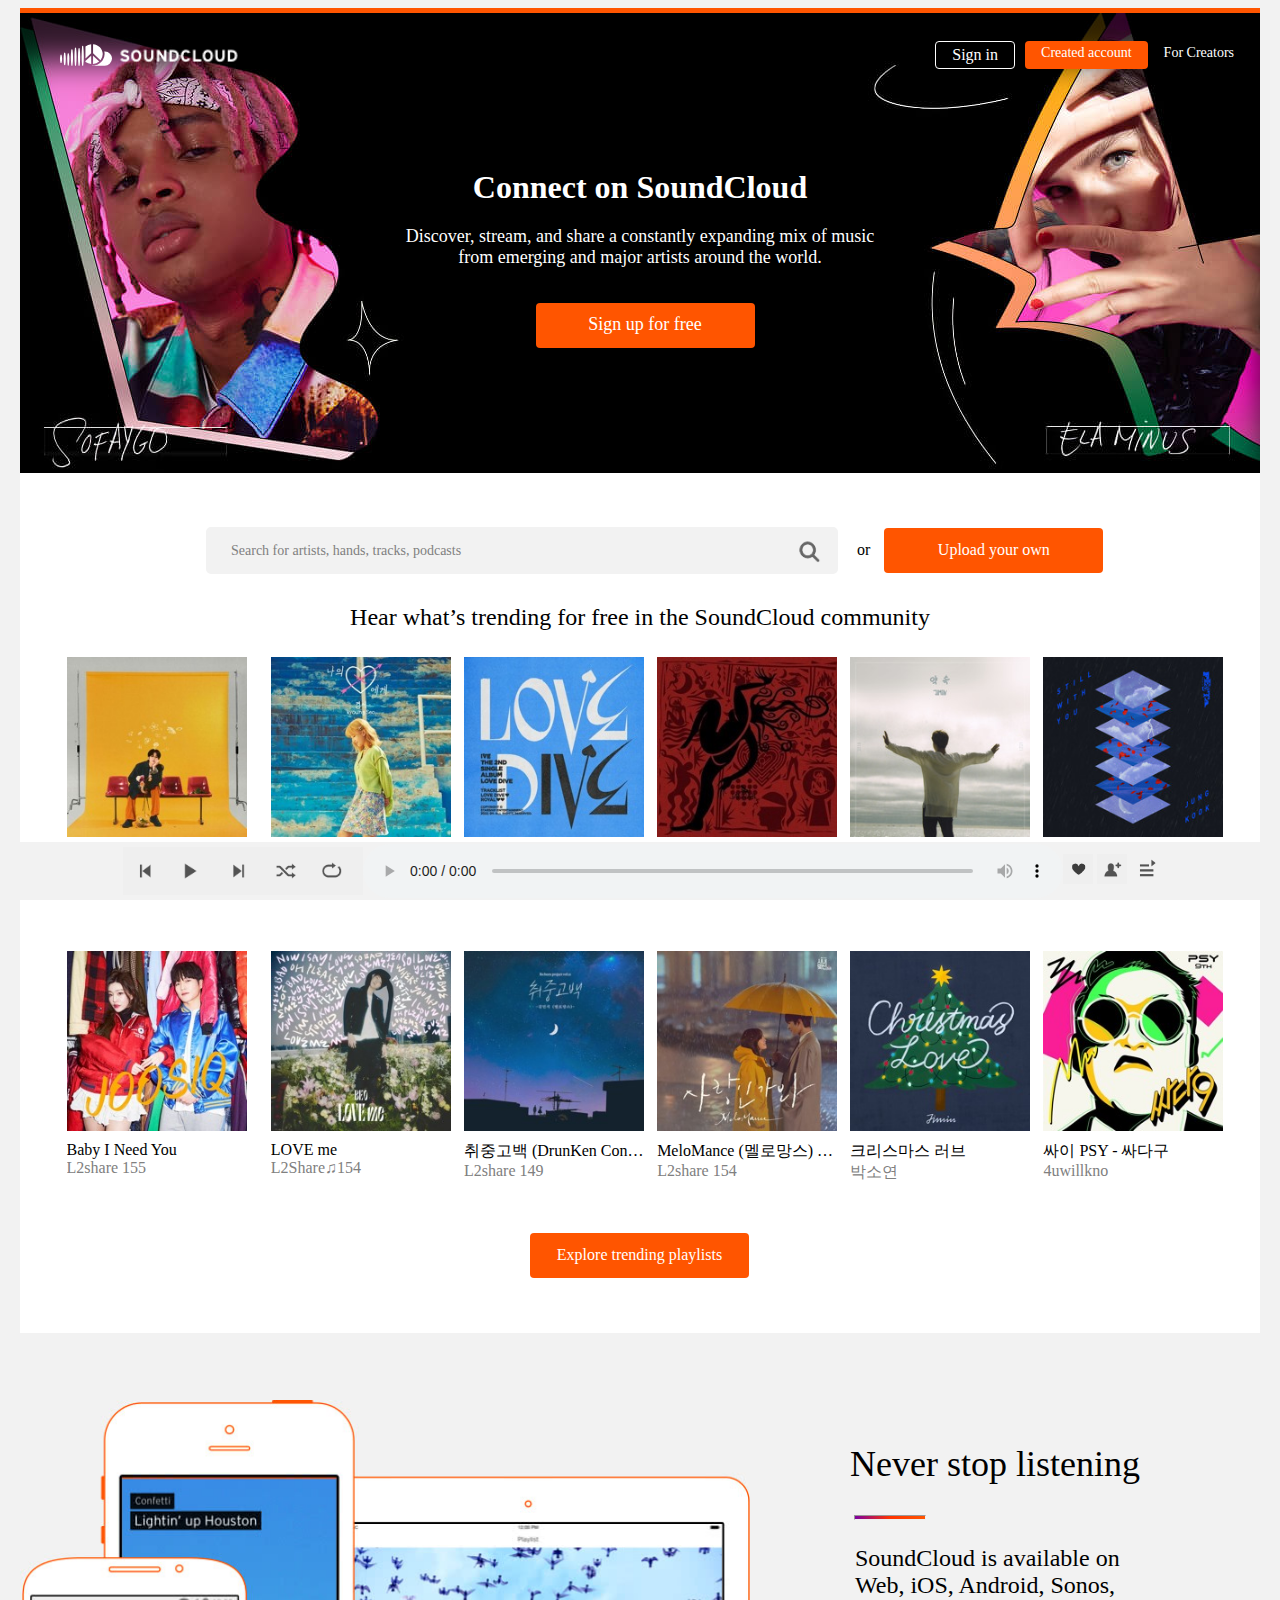
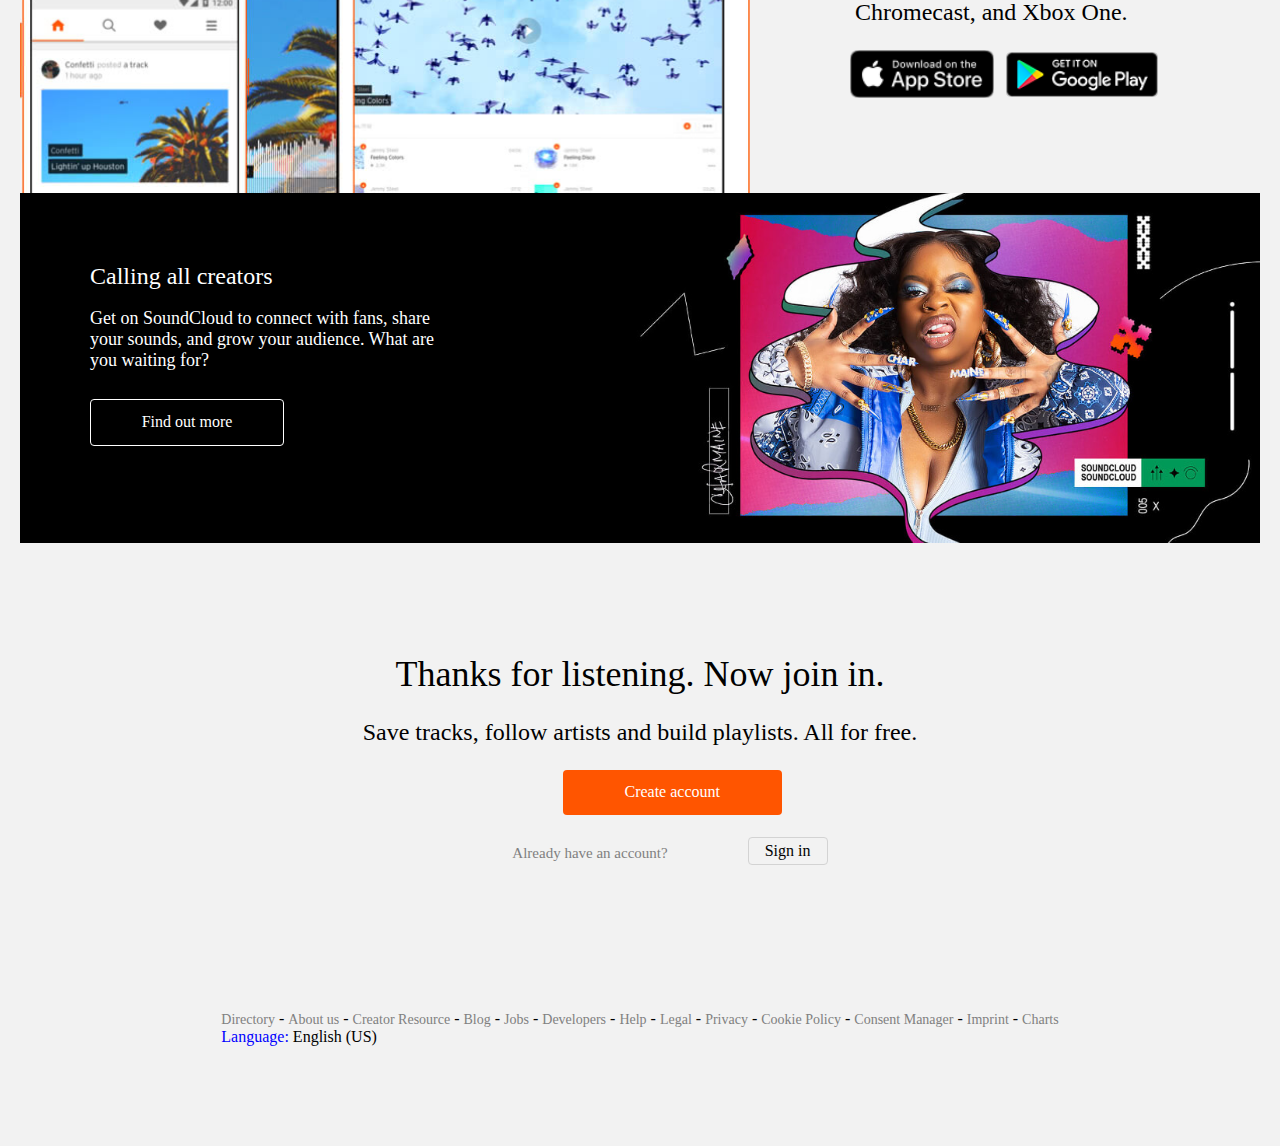
<file: soundcloud/newSC.html>
<!DOCTYPE html>
<html lang="en">
<head>
    <meta charset="UTF-8">
    <meta http-equiv="X-UA-Compatible" content="IE=edge">
    <meta name="viewport" content="width=device-width, initial-scale=1.0">
    <title>Soundcloud</title>

<link rel="stylesheet" href="newSC.css">
<link rel="stylesheet" href="login.css">
</head>

<body>

    <header>
        <div class="bg1">
            <img src="../img/simbollogo.svg" alt="SoundCloud" >
            <img src="../img/wordlogo.png" alt="SoundCloud" >
            <div class="toprignt">
            <a class = "btn black" id="modal_btn" >Sign in </a>
            <div class="modal_background"><div class="modal_close"><img class="closeImg" src="../img/xbutton.png" alt=""></div></div>
            <div class="login_modalwrap">
                <div class="a1"><a class = "b1" href="https://facebook.com" >
                <img src="../img/facebook.PNG" alt=""> Continue with Facebook</a></div>
                <div class="a2"><a class = "b2" href="https://google.com" >
                <img src="../img/google.PNG" alt="">Continue with Google</a></div>
                <div class="a3"><a class = "b3" href="https://apple.com"> 
                <img src="../img/apple.PNG" alt=""> Continue with Apple</a></div>
                <div class="line">   or    </div>
                <a href="#"> <input class = "input1" type="text" placeholder="Your email address or profile URL" >
                <div><button class = "b4">Continue</button></div>
                <div class ="need"><a href="#">Need help?</a></div>
                <div class="small-paragraph"><div>When registering, you agree that we may use your provided data for the registration and to send you notifications on our products and services. You can unsubscribe from notifications at any time in your settings. For additional info please refer to our 
                <a href="createacccount.html" target="_blank">Privacy Policy</a></div></div>
                </div>
            <a class="btn orange"  id="small_b" href="#"> Created account </a>
            <a class="btn trans" id="small_b"  href="https://community.soundcloud.com/"> For Creators </a>
            </div>
        
            <h1 class="h1">Connect on SoundCloud</h1>
            <div class="title_p">
            <span>Discover, stream, and share a constantly expanding mix of music</br>
            from emerging and major artists around the world.</span>
            <br>
            <a id="big_b" class="btn orange" href="#"> Sign up for free</a>
            </div>
        </div>
        </header>


<nav>

<form action="https://soundcloud.com/search" method="get">
<input type="text"  name="searchmusic"  
id=search-icon placeholder="Search for artists, hands, tracks, podcasts">
 <span> or </span>     
 <a class="btn orange" id="big_b" class="align-c" href="https://soundcloud.com/upload"> Upload your own </a>
</form>
<div class="nav-center"> Hear what’s trending for free in the SoundCloud community </div>


<ul class="ullist">
<li class="lilist">
<div class="albumlist">
    <span class="album" id="album01"></span>
    <a class="album-songname" href="https://soundcloud.com/l2share154/big-naughty-feat-10cm-beyond-love">BIG Naughty (서동현) - 정이라고 하자 (Feat. 10CM)</a>
    <a class="album-bottomname" href="https://soundcloud.com/l2share154/big-naughty-feat-10cm-beyond-love">L2share 154</a>
    <a id="playbutton" href="#"></a> </li>
    <div class="button-3">
        <button class="heart1"></button>
        <button class="like1"></button>
        <input class="check-box1" type="checkbox" id="plusbtn">
        <label for="plusbtn"><img class="plus1" src="../img/점점점.png" alt="" height="25px" width="25px">
        </label>
        <div class="button-container">
            <div>
                <button class="Reposter"><img class="IMG1" src="../img/rotateicon.png" alt="" height="20px" width="20px"><span>Reposter</span></button>
            </div>
            <div>
                <button class="Reposter"><img class="IMG1" src="../img/rotateicon.png" alt="" height="20px" width="20px"><span>Share</span></button>
            </div>
            <div>
                <button class="Reposter"><img class="IMG1" src="../img/rotateicon.png" alt="" height="20px" width="20px"><span>Copy Link</span></button>
            </div>
            <div>
                <button class="Reposter"><img class="IMG1" src="../img/rotateicon.png" alt="" height="20px" width="20px"><span>Add to Next up</span></button>
            </div>
            <div>
                <button class="Reposter"><img class="IMG1" src="../img/rotateicon.png" alt="" height="20px" width="20px"><span>Add to playlist</span></button>
            </div>
            <div>
                <button class="Reposter"><img class="IMG1" src="../img/rotateicon.png" alt="" height="20px" width="20px"><span>Station</span></button>
            </div>
        </div>
    </div>  
</div>
</li>
<div class="albumlist">
    <span class="album" id="album02"></span>
    <a class="album-songname" href="https://soundcloud.com/l2share155/x-1">경서 - 나의 X에게</a>
    <a class="album-bottomname" href="https://soundcloud.com/l2share155/x-1">L2share 155</a>
    <a id="playbutton" href="#"></a> </li>
    <div class="button-4">
        <button class="heart1"></button>
        <button class="like1"></button>
        <input class="check-box4" type="checkbox" id="plusbtn4">
        <label for="plusbtn4"><img class="plus1" src="/img/점점점.png" alt="" height="25px" width="25px">
        </label>
        <div class="button-container4">
            <div>
                <button class="Reposter"><img class="IMG1" src="../img/rotateicon.png" alt="" height="20px" width="20px"><span>Reposter</span></button>
            </div>
            <div>
                <button class="Reposter"><img class="IMG1" src="../img/rotateicon.png" alt="" height="20px" width="20px"><span>Share</span></button>
            </div>
            <div>
                <button class="Reposter"><img class="IMG1" src="../img/rotateicon.png" alt="" height="20px" width="20px"><span>Copy Link</span></button>
            </div>
            <div>
                <button class="Reposter"><img class="IMG1" src="../img/rotateicon.png" alt="" height="20px" width="20px"><span>Add to Next up</span></button>
            </div>
            <div>
                <button class="Reposter"><img class="IMG1" src="../img/rotateicon.png" alt="" height="20px" width="20px"><span>Add to playlist</span></button>
            </div>
            <div>
                <button class="Reposter"><img class="IMG1" src="../img/rotateicon.png" alt="" height="20px" width="20px"><span>Station</span></button>
            </div>
        </div>
    </div> 
</div>
</li>
<div class="albumlist">
    <span class="album" id="album03"></span>
    <a class="album-songname" href="https://soundcloud.com/l2share154/ive-love-dive">IVE (아이브) - LOVE DIVE</a>
    <a class="album-bottomname" href="https://soundcloud.com/l2share154/ive-love-dive">L2share 154</a>
    <a id="playbutton" href="#"></a> </li>
    <div class="button-5">
        <button class="heart1"></button>
        <button class="like1"></button>
        <input class="check-box5" type="checkbox" id="plusbtn5">
        <label for="plusbtn5"><img class="plus1" src="../img/점점점.png" alt="" height="25px" width="25px">
        </label>
        <div class="button-container5">
            <div>
                <button class="Reposter"><img class="IMG1" src="../img/rotateicon.png" alt="" height="20px" width="20px"><span>Reposter</span></button>
            </div>
            <div>
                <button class="Reposter"><img class="IMG1" src="../img/rotateicon.png" alt="" height="20px" width="20px"><span>Share</span></button>
            </div>
            <div>
                <button class="Reposter"><img class="IMG1" src="../img/rotateicon.png" alt="" height="20px" width="20px"><span>Copy Link</span></button>
            </div>
            <div>
                <button class="Reposter"><img class="IMG1" src="../img/rotateicon.png" alt="" height="20px" width="20px"><span>Add to Next up</span></button>
            </div>
            <div>
                <button class="Reposter"><img class="IMG1" src="../img/rotateicon.png" alt="" height="20px" width="20px"><span>Add to playlist</span></button>
            </div>
            <div>
                <button class="Reposter"><img class="IMG1" src="../img/rotateicon.png" alt="" height="20px" width="20px"><span>Station</span></button>
            </div>
        </div>
    </div> 
</div>
</li>
<div class="albumlist">
    <span class="album" id="album04"></span>
    <a class="album-songname" href="https://soundcloud.com/young-wook-nam/ngupyfc1x5bs">잔나비 - 사랑하긴 했었나요 스쳐가는 인연이었나요....</a>
    <a class="album-bottomname" href="https://soundcloud.com/young-wook-nam/ngupyfc1x5bs">Sharing passion for the music</a>
    <a id="playbutton" href="#"></a> </li>
    <div class="button-6">
        <button class="heart1"></button>
        <button class="like1"></button>
        <input class="check-box6" type="checkbox" id="plusbtn6">
        <label for="plusbtn6"><img class="plus1" src="../img/점점점.png" alt="" height="25px" width="25px">
        </label>
        <div class="button-container6">
            <div>
                <button class="Reposter"><img class="IMG1" src="../img/rotateicon.png" alt="" height="20px" width="20px"><span>Reposter</span></button>
            </div>
            <div>
                <button class="Reposter"><img class="IMG1" src="../img/rotateicon.png" alt="" height="20px" width="20px"><span>Share</span></button>
            </div>
            <div>
                <button class="Reposter"><img class="IMG1" src="../img/rotateicon.png" alt="" height="20px" width="20px"><span>Copy Link</span></button>
            </div>
            <div>
                <button class="Reposter"><img class="IMG1" src="../img/rotateicon.png" alt="" height="20px" width="20px"><span>Add to Next up</span></button>
            </div>
            <div>
                <button class="Reposter"><img class="IMG1" src="../img/rotateicon.png" alt="" height="20px" width="20px"><span>Add to playlist</span></button>
            </div>
            <div>
                <button class="Reposter"><img class="IMG1" src="../img/rotateicon.png" alt="" height="20px" width="20px"><span>Station</span></button>
            </div>
        </div>
    </div>   
</div>
</li>
<div class="albumlist">
    <span class="album" id="album05"></span>
    <a class="album-songname" href="https://soundcloud.com/bangtan/firstjiminpresent">약속 By JIMIN Of BTS</a>
    <a class="album-bottomname" href="https://soundcloud.com/bangtan/firstjiminpresent">BTS</a>
    <a id="playbutton" href="#"></a> </li>
    <div class="button-7">
        <button class="heart1"></button>
        <button class="like1"></button>
        <input class="check-box7" type="checkbox" id="plusbtn7">
        <label for="plusbtn7"><img class="plus1" src="../img/점점점.png" alt="" height="25px" width="25px">
        </label>
        <div class="button-container7">
            <div>
                <button class="Reposter"><img class="IMG1" src="../img/rotateicon.png" alt="" height="20px" width="20px"><span>Reposter</span></button>
            </div>
            <div>
                <button class="Reposter"><img class="IMG1" src="../img/rotateicon.png" alt="" height="20px" width="20px"><span>Share</span></button>
            </div>
            <div>
                <button class="Reposter"><img class="IMG1" src="../img/rotateicon.png" alt="" height="20px" width="20px"><span>Copy Link</span></button>
            </div>
            <div>
                <button class="Reposter"><img class="IMG1" src="../img/rotateicon.png" alt="" height="20px" width="20px"><span>Add to Next up</span></button>
            </div>
            <div>
                <button class="Reposter"><img class="IMG1" src="../img/rotateicon.png" alt="" height="20px" width="20px"><span>Add to playlist</span></button>
            </div>
            <div>
                <button class="Reposter"><img class="IMG1" src="../img/rotateicon.png" alt="" height="20px" width="20px"><span>Station</span></button>
            </div>
        </div>
    </div>  
</div>
</li>
<div class="albumlist">
    <span class="album" id="album06"></span>
    <a class="album-songname" href="https://soundcloud.com/vk-shipper-656437167/still-with-you-jungkook">Still With You by JK of BTS</a>
    <a class="album-bottomname" href="https://soundcloud.com/vk-shipper-656437167/still-with-you-jungkook">BTS</a>
    <a id="playbutton" href="#"></a> </li>
    <div class="button-8">
        <button class="heart1"></button>
        <button class="like1"></button>
        <input class="check-box8" type="checkbox" id="plusbtn8">
        <label for="plusbtn8"><img class="plus1" src="../img/점점점.png" alt="" height="25px" width="25px">
        </label>
        <div class="button-container8">
            <div>
                <button class="Reposter"><img class="IMG1" src="../img/rotateicon.png" alt="" height="20px" width="20px"><span>Reposter</span></button>
            </div>
            <div>
                <button class="Reposter"><img class="IMG1" src="../img/rotateicon.png" alt="" height="20px" width="20px"><span>Share</span></button>
            </div>
            <div>
                <button class="Reposter"><img class="IMG1" src="../img/rotateicon.png" alt="" height="20px" width="20px"><span>Copy Link</span></button>
            </div>
            <div>
                <button class="Reposter"><img class="IMG1" src="../img/rotateicon.png" alt="" height="20px" width="20px"><span>Add to Next up</span></button>
            </div>
            <div>
                <button class="Reposter"><img class="IMG1" src="../img/rotateicon.png" alt="" height="20px" width="20px"><span>Add to playlist</span></button>
            </div>
            <div>
                <button class="Reposter"><img class="IMG1" src="../img/rotateicon.png" alt="" height="20px" width="20px"><span>Station</span></button>
            </div>
        </div>
    </div>  
</div>
</li>
</ul>
<ul class="ullist">
    <li class="lilist">
    <div class="albumlist">
        <span class="album" id="album07"></span>
        <a class="album-songname" href="https://soundcloud.com/l2share155/baby-i-need-you">Baby I Need You</a>
        <a class="album-bottomname" href="https://soundcloud.com/l2share155/baby-i-need-you">L2share 155</a>
        <a id="playbutton" href="#"></a> </li>
        <div class="button-9">
            <button class="heart1"></button>
            <button class="like1"></button>
            <input class="check-box9" type="checkbox" id="plusbtn9">
            <label for="plusbtn9"><img class="plus1" src="../img/점점점.png" alt="" height="25px" width="25px">
            </label>
            <div class="button-container9">
                <div>
                    <button class="Reposter"><img class="IMG1" src="../img/rotateicon.png" alt="" height="20px" width="20px"><span>Reposter</span></button>
                </div>
                <div>
                    <button class="Reposter"><img class="IMG1" src="../img/rotateicon.png" alt="" height="20px" width="20px"><span>Share</span></button>
                </div>
                <div>
                    <button class="Reposter"><img class="IMG1" src="../img/rotateicon.png" alt="" height="20px" width="20px"><span>Copy Link</span></button>
                </div>
                <div>
                    <button class="Reposter"><img class="IMG1" src="../img/rotateicon.png" alt="" height="20px" width="20px"><span>Add to Next up</span></button>
                </div>
                <div>
                    <button class="Reposter"><img class="IMG1" src="../img/rotateicon.png" alt="" height="20px" width="20px"><span>Add to playlist</span></button>
                </div>
                <div>
                    <button class="Reposter"><img class="IMG1" src="../img/rotateicon.png" alt="" height="20px" width="20px"><span>Station</span></button>
                </div>
            </div>
        </div>   
    </div>
    </li>
    <div class="albumlist">
        <span class="album" id="album08"></span>
        <a class="album-songname" href="https://soundcloud.com/l2share154/beo-love-me">LOVE me</a>
        <a class="album-bottomname" href="https://soundcloud.com/l2share154/beo-love-me">L2Share♫154</a>
        <a id="playbutton" href="#"></a> </li>
        <div class="button-10">
            <button class="heart1"></button>
            <button class="like1"></button>
            <input class="check-box10" type="checkbox" id="plusbtn10">
            <label for="plusbtn10"><img class="plus1" src="../img/점점점.png" alt="" height="25px" width="25px">
            </label>
            <div class="button-container10">
                <div>
                    <button class="Reposter"><img class="IMG1" src="../img/rotateicon.png" alt="" height="20px" width="20px"><span>Reposter</span></button>
                </div>
                <div>
                    <button class="Reposter"><img class="IMG1" src="../img/rotateicon.png" alt="" height="20px" width="20px"><span>Share</span></button>
                </div>
                <div>
                    <button class="Reposter"><img class="IMG1" src="../img/rotateicon.png" alt="" height="20px" width="20px"><span>Copy Link</span></button>
                </div>
                <div>
                    <button class="Reposter"><img class="IMG1" src="../img/rotateicon.png" alt="" height="20px" width="20px"><span>Add to Next up</span></button>
                </div>
                <div>
                    <button class="Reposter"><img class="IMG1" src="../img/rotateicon.png" alt="" height="20px" width="20px"><span>Add to playlist</span></button>
                </div>
                <div>
                    <button class="Reposter"><img class="IMG1" src="../img/rotateicon.png" alt="" height="20px" width="20px"><span>Station</span></button>
                </div>
            </div>
        </div>   
    </div>
    </li>
    <div class="albumlist">
        <span class="album" id="album09"></span>
        <a class="album-songname" href="https://soundcloud.com/l2share149/qkcrgadqcrzq">취중고백 (DrunKen Confession)</a>
        <a class="album-bottomname" href="https://soundcloud.com/l2share149/qkcrgadqcrzq">L2share 149</a>
        <a id="playbutton" href="#"></a> </li>
        <div class="button-11">
            <button class="heart1"></button>
            <button class="like1"></button>
            <input class="check-box11" type="checkbox" id="plusbtn11">
            <label for="plusbtn11"><img class="plus1" src="../img/점점점.png" alt="" height="25px" width="25px">
            </label>
            <div class="button-container11">
                <div>
                    <button class="Reposter"><img class="IMG1" src="../img/rotateicon.png" alt="" height="20px" width="20px"><span>Reposter</span></button>
                </div>
                <div>
                    <button class="Reposter"><img class="IMG1" src="../img/rotateicon.png" alt="" height="20px" width="20px"><span>Share</span></button>
                </div>
                <div>
                    <button class="Reposter"><img class="IMG1" src="../img/rotateicon.png" alt="" height="20px" width="20px"><span>Copy Link</span></button>
                </div>
                <div>
                    <button class="Reposter"><img class="IMG1" src="../img/rotateicon.png" alt="" height="20px" width="20px"><span>Add to Next up</span></button>
                </div>
                <div>
                    <button class="Reposter"><img class="IMG1" src="../img/rotateicon.png" alt="" height="20px" width="20px"><span>Add to playlist</span></button>
                </div>
                <div>
                    <button class="Reposter"><img class="IMG1" src="../img/rotateicon.png" alt="" height="20px" width="20px"><span>Station</span></button>
                </div>
            </div>
        </div>  
    </div>
    </li>
    <div class="albumlist">
        <span class="album" id="album10"></span>
        <a class="album-songname" href="https://soundcloud.com/l2shareost43/melomance-love-maybe-a-business-proposal-ost">MeloMance (멜로망스) - 사랑인가 봐 (Love, Maybe) (A Business Proposal 사내맞선 OST)</a>
        <a class="album-bottomname" href="https://soundcloud.com/l2shareost43/melomance-love-maybe-a-business-proposal-ost">L2share 154</a>
        <a id="playbutton" href="#"></a> </li>
        <div class="button-12">
            <button class="heart1"></button>
            <button class="like1"></button>
            <input class="check-box12" type="checkbox" id="plusbtn12">
            <label for="plusbtn12"><img class="plus1" src="../img/점점점.png" alt="" height="25px" width="25px">
            </label>
            <div class="button-container12">
                <div>
                    <button class="Reposter"><img class="IMG1" src="../img/rotateicon.png" alt="" height="20px" width="20px"><span>Reposter</span></button>
                </div>
                <div>
                    <button class="Reposter"><img class="IMG1" src="../img/rotateicon.png" alt="" height="20px" width="20px"><span>Share</span></button>
                </div>
                <div>
                    <button class="Reposter"><img class="IMG1" src="../img/rotateicon.png" alt="" height="20px" width="20px"><span>Copy Link</span></button>
                </div>
                <div>
                    <button class="Reposter"><img class="IMG1" src="../img/rotateicon.png" alt="" height="20px" width="20px"><span>Add to Next up</span></button>
                </div>
                <div>
                    <button class="Reposter"><img class="IMG1" src="../img/rotateicon.png" alt="" height="20px" width="20px"><span>Add to playlist</span></button>
                </div>
                <div>
                    <button class="Reposter"><img class="IMG1" src="../img/rotateicon.png" alt="" height="20px" width="20px"><span>Station</span></button>
                </div>
            </div>
        </div>  
    </div>
    </li>
    <div class="albumlist">
        <span class="album"  id="album11"></span>
        <a class="album-songname" href="https://soundcloud.com/gdczbpyvk44e/sets/hnj5qzhzvbgr">크리스마스 러브</a>
        <a class="album-bottomname" href="https://soundcloud.com/gdczbpyvk44e/sets/hnj5qzhzvbgr">박소연</a>
        <a id="playbutton" href="#"></a> </li>
        <div class="button-13">
            <button class="heart1"></button>
            <button class="like1"></button>
            <input class="check-box13" type="checkbox" id="plusbtn13">
            <label for="plusbtn13"><img class="plus1" src="../img/점점점.png" alt="" height="25px" width="25px">
            </label>
            <div class="button-container13">
                <div>
                    <button class="Reposter"><img class="IMG1" src="../img/rotateicon.png" alt="" height="20px" width="20px"><span>Reposter</span></button>
                </div>
                <div>
                    <button class="Reposter"><img class="IMG1" src="../img/rotateicon.png" alt="" height="20px" width="20px"><span>Share</span></button>
                </div>
                <div>
                    <button class="Reposter"><img class="IMG1" src="../img/rotateicon.png" alt="" height="20px" width="20px"><span>Copy Link</span></button>
                </div>
                <div>
                    <button class="Reposter"><img class="IMG1" src="../img/rotateicon.png" alt="" height="20px" width="20px"><span>Add to Next up</span></button>
                </div>
                <div>
                    <button class="Reposter"><img class="IMG1" src="../img/rotateicon.png" alt="" height="20px" width="20px"><span>Add to playlist</span></button>
                </div>
                <div>
                    <button class="Reposter"><img class="IMG1" src="../img/rotateicon.png" alt="" height="20px" width="20px"><span>Station</span></button>
                </div>
            </div>
        </div>   

    </div>
    </li>
    <div class="albumlist">
        <span class="album" id="album12"></span>
        <a class="album-songname" href="https://soundcloud.com/ddd4liflif/sets/psy-835673856">싸이 PSY - 싸다구</a>
        <a class="album-bottomname" href="https://soundcloud.com/ddd4liflif/sets/psy-835673856">4uwillkno</a>
        <a id="playbutton" href="#"></a> </li>
        <div class="button-14">
            <button class="heart1"></button>
            <button class="like1"></button>
            <input class="check-box14" type="checkbox" id="plusbtn14">
            <label for="plusbtn14"><img class="plus1" src="../img/점점점.png" alt="" height="25px" width="25px">
            </label>
            <div class="button-container14">
                <div>
                    <button class="Reposter"><img class="IMG1" src="../img/rotateicon.png" alt="" height="20px" width="20px"><span>Reposter</span></button>
                </div>
                <div>
                    <button class="Reposter"><img class="IMG1" src="../img/rotateicon.png" alt="" height="20px" width="20px"><span>Share</span></button>
                </div>
                <div>
                    <button class="Reposter"><img class="IMG1" src="../img/rotateicon.png" alt="" height="20px" width="20px"><span>Copy Link</span></button>
                </div>
                <div>
                    <button class="Reposter"><img class="IMG1" src="../img/rotateicon.png" alt="" height="20px" width="20px"><span>Add to Next up</span></button>
                </div>
                <div>
                    <button class="Reposter"><img class="IMG1" src="../img/rotateicon.png" alt="" height="20px" width="20px"><span>Add to playlist</span></button>
                </div>
                <div>
                    <button class="Reposter"><img class="IMG1" src="../img/rotateicon.png" alt="" height="20px" width="20px"><span>Station</span></button>
                </div>
            </div>
        </div>    
    </div>
    </li>
    </ul>


<div class="align-c">
<a class="btn orange" id="big_b" href="https://soundcloud.com/discover">Explore trending playlists</a>
</div>

</nav>



<section class="SectionA">
<div class="A-S1">
<span class="as1"> Never stop listening </span>
<hr id="gra_line">
<p>SoundCloud is available on <br>
Web, iOS, Android, Sonos,<br>
Chromecast, and Xbox One.</p>
<a class="btn imgb1" href="https://apps.apple.com/us/app/soundcloud/id336353151"></a>
<a class="btn imgb2" href="https://play.google.com/store/apps/details?id=com.soundcloud.android&hl"></a>
</div>
</section >

<section class="SectionB">
    <div class="B-S1">
        <span class="bs1"> Calling all creators </span>
        <p>Get on SoundCloud to connect with fans, share <br>
        your sounds, and grow your audience. What are <br>
        you waiting for?</p>   
        <a class="btn black" id="find_btn"  href="https://community.soundcloud.com/"> Find out more </a>    
        </div>
</section>

<section class="sectionC">
<div class="C-S1">
    <div class="cs1">
        Thanks for listening. Now join in.
    </div>
    <p>Save tracks, follow artists and build playlists. All for free.</p>
    <a id="creat_b" class="btn orange" href="#"> Create account</a>
    <p id="small_p"> Already have an account? </p>
    <a  class="btn" id="white_btn" href="#"> Sign in </a>
</div>
</section>



<footer>

<div>
    <a href="https://soundcloud.com/people/directory">Directory</a>
    -
    <a href="https://soundcloud.com/pages/contact">About us</a>
    -
    <a href="https://community.soundcloud.com/">Creator Resource</a>
    -
    <a href="https://blog.soundcloud.com/">Blog</a>
    -
    <a href="https://careers.soundcloud.com/">Jobs</a>
    -
    <a href="https://developers.soundcloud.com/">Developers</a>
    -
    <a href="https://help.soundcloud.com/hc/en-us">Help</a>
    -
    <a href="https://soundcloud.com/terms-of-use">Legal</a>
    -
    <a href="https://soundcloud.com/pages/privacy">Privacy</a>
    -
    <a href="https://soundcloud.com/pages/cookies">Cookie Policy</a>
    -
    <a href="#">Consent Manager</a>
    -
    <a href="https://soundcloud.com/imprint">Imprint</a>
    -
    <a href="https://soundcloud.com/charts/top">Charts</a>
</div>
<div class="languageSelect">
    <input class="check-button111" type="checkbox" id="menuBtn">
    <label for="menuBtn" class="labelBtn" onclick="">
        <div><span id="languageblue"> Language: </span> <span> English (US) </span></div>
    </label>
 <div class="language-container">
     <div class="language-box">
        <h1>Select your language</h1>
        <div class="language-box1">
            <div class="language-box2">
                <div><a href="#"><span id="lan-hover">Deutsch</span></a></div>
                <div><a href="#"><span id="lan-hover">Español</span></a></div>
                <div><a href="#"><span id="lan-hover">Itadivano</span></a></div>
                <div><a href="#"><span id="lan-hover">Polski</span></a></div>
                <div><a href="#"><span id="lan-hover">Svenska<span></a></div>
            </div>
            <div class="language-box3">
                <div><a href="#"><div id="Check-black">English (US) ✓</div></a></div>
                <div><a href="사운드클라우드프랑스.html"><span id="lan-hover">Français</span></a></div>
                <div><a href="#"><span id="lan-hover">Nederlands</span></a></div>
                <div><a href="#"><span id="lan-hover">Português</span></a></div>
            </div>
        </div>
        <button class="cancel-button111">cancel</button>
     </div>
 </div>

<div class="container-audio">

        <button type="button" class="icon back" ></button>

        <button type="button" class="icon play" id="togglebtn" ></button>

        <button type="button" class="icon front"></button>
        <button type="button" class="icon shuffle"></button>
        <button type="button" class="icon rotate"></button>

            <audio controls>
            <source src="https://s3-us-west-2.amazonaws.com/s.cdpn.io/9473/new_year_dubstep_minimix.ogg" type="audio/ogg">
            </audio>
                        <div> 
            <button type="button" id="small-icon" class="icon like"></button>
            <button type="button" id="small-icon" class="icon plus"></button>

            <input type="checkbox" class="checkhidden" id="clicklist">
            <label for="clicklist" > <img src="../img/listicon.png" alt="" id="small-icon"> 
            </label>

    <div class="boxmusic" >     

            <div >
            <span class="modal-t-next">Next up</span>
            <button id="clear-btn">clear</button>
            <button class="X-btn">✖</button>
            </div> 
         
                <hr id="modal_line">
    
            <div class="modal_alignBOTTOM">
            <span class="modal-t-auto">autoplay station</span> 
            <span class="modal-t-hear">Hear related tracks base on what's playing now.</span>
            </div>

            <label class="switch-button">
                <input type="checkbox"/>
                <span class="onoff-switch"></span>
            </label>
          
    </div>
    
</div>

</footer>
</body>
<script src="modal.js"></script>
</html>
</file>
<file: soundcloud1/newSC.css>
body {
    background: #f2f2f2;
    display: flex;
    flex-direction: column;
    justify-content: center;
    align-items: center;
    }
    
    .bg1 {
    width: 1240px;
    height: 450px;
    border-top: solid 5px #FF5500 ;
    background-image: url(../img/main01.jpg);
    background-repeat: no-repeat;
    background-position: 0% 0px;
    padding-bottom: 50px;
    box-shadow: inset 0px 50px 32px -1px rgba(0,0,0,0.81);
    }
        .bg1 img {
        position: relative;
        height: 24px;
        top: 30px;
        left: 40px;
        display: inline-block;
        }
        /* 로고 ↑ */
    
                .toprignt {
                display: flex;
                justify-content: flex-end;
                }
                    /* 상단버튼 오른쪽정렬 ↑ */
    
    
                            /* 상단 메인글 ▼*/
                            .h1 {
                            font-family : 'HYGothic medium';
                            text-align: center;
                            color: #fff;
                            margin-top: 100px;
                            margin-bottom: 20px; 
                            font-weight: 100px;
                            }
                            .title_p {
                            text-align: center;
                            color: #fff;
                            font-size: 18px;
                            }
    
    /* button 디자인 ▼ */
    .btn {
    text-decoration: none;
    color: white;
    padding: 4px 16px;
    margin: 0 0 0 10px;
    display:inline-block;
    border-radius: 4px;
    transition: all 0.2s;
    }
    /* 다수포함 button 값 ↑*/
    #small_b{
    font-size: 14px;
    }
    #big_b {
        margin-top: 35px;
        font: 18px;
        text-align: center;
        width: 187px;
        height: 37px;
        line-height: 35px;
        }
    .btn.black {
    background-color: black;
    border: solid white 1px;
    }
    .btn.orange {
    background-color: #FF5500;
    border: solid transparent 0px;
    }
    .btn:active {
    background-color: blueviolet;
    }
    .toprignt a:last-child {
     position: relative;
     right:10px
    }
    
    /* [for creator] btn css 위치값*/
    
    
    
    /* 중단 하얀색 박스영역 ▼*/
    nav {
    background-color: white;
    width: 1240px;
    height: 860px;
    margin-top: -40px;
    }
    
    form {
        padding-left: 15%;
        padding-top: 20px;
        }
    
        input[type='text'] {
        background: #f2f2f2;
        width: 600px;
        height: 35px;
        border-radius: 5px;
        border: solid #f2f2f2 5px;
        padding-left: 20px;
        margin-right: 15px;
        }
    
        ::placeholder {
            color: grey;
            font-size: 14px;
            font-family: 굴림;
            }
    
        #search-icon{
        background-image: url(../img/돋보기.png);
        background-size:contain;
        background-repeat: no-repeat;
        background-position: right;
        width:600px;
        height: 35px;
        }
    
    .nav-center{
    font-size: 24px;
    display: block;
    text-align: center;
    padding-top: 30px;
    padding-bottom: 30px;
    }
    /* ↑ Hear what’s trending for free in the SoundCloud community  */
    
    /* 앨범 영역 ▼ */
    
        .ullist{
            margin-right:30px;
            display: flex;
            flex-direction: row;
            justify-content: space-around;
            text-decoration: none;
        }
        .lilist{
            width: 180px;
            text-decoration: none;
            list-style: none
        }
    
        .albumlist{
        width: 180px;
        display: flex;   
        flex-direction: column;
        position: relative;
        margin-top: -170px;
        top:150px;
        }
    
        .album-songname{
            color: black;
        text-decoration: none;
        display: block;
        overflow: hidden;
        white-space: nowrap;
        text-overflow: ellipsis;
        word-break: normal;
        padding-top: 10px;
        }
        .album-bottomname{
            color: grey;
            position: relative;
            bottom: 10px;
            text-decoration: none;
            padding-top: 10px;
            overflow: hidden;
            white-space: nowrap;
            text-overflow: ellipsis;
            word-break: normal;
        }
    
    /* 앨범 이미지 ▼ */
    
    #album01 {
        background-image: url(../img/album01.jpg);
        width: 180px;
        height: 180px;
        background-size: contain;
        background-repeat: no-repeat;
    }
    #album02 {
        background-image: url(../img/album02.jpg);
        width: 180px;
        height: 180px;
        background-size: contain;
        background-repeat: no-repeat;
    }
    #album03 {
        background-image: url(../img/album03.jpg);
        width: 180px;
        height: 180px;
        background-size: contain;
        background-repeat: no-repeat;
    }
    #album04 {
        background-image: url(../img/album04.jpg);
        width: 180px;
        height: 180px;
        background-size: contain;
        background-repeat: no-repeat;
    }
    #album05 {
        background-image: url(../img/album05.jpg);
        width: 180px;
        height: 180px;
        background-size: contain;
        background-repeat: no-repeat;
    }
    #album06 {
        background-image: url(../img/album06.jpg);
        width: 180px;
        height: 180px;
        background-size: contain;
        background-repeat: no-repeat;
    }
    #album07 {
        background-image: url(../img/album07.jpg);
        width: 180px;
        height: 180px;
        background-size: contain;
        background-repeat: no-repeat;
    }
    #album08 {
        background-image: url(../img/album08.jpg);
        width: 180px;
        height: 180px;
        background-size: contain;
        background-repeat: no-repeat;
    }
    #album09 {
        background-image: url(../img/album09.jpg);
        width: 180px;
        height: 180px;
        background-size: contain;
        background-repeat: no-repeat;
    }
    #album10 {
        background-image: url(../img/album10.jpg);
        width: 180px;
        height: 180px;
        background-size: contain;
        background-repeat: no-repeat;
    }
    #album11 {
        background-image: url(../img/album11.jpg);
        width: 180px;
        height: 180px;
        background-size: contain;
        background-repeat: no-repeat;
    }
    #album12 {
        background-image: url(../img/album12.jpg);
        width: 180px;
        height: 180px;
        background-size: contain;
        background-repeat: no-repeat;
    }
    
    /* 앨범 hover ▼ */
                .album{
                display: inline-block;
                margin-top: 0;
                top:200px;
    
                z-index: 3;
                }
                .album:hover {
                display: inline-block;
                margin-top: 0;
                top:200px;
    
                z-index: 0;
                }
                #playbutton {
                margin: 50px;
                position: relative;
                background-image: url(../img/playbutton.png);
                border: none;
                background-color: transparent;
                width: 80px;
                height: 80px;
                background-size: contain;
                background-repeat: no-repeat;
                bottom: 240px;
    
                z-index: 1;
                }
                #playbutton:hover {
                margin: 50px;
                position: inline-block;
                background-image: url(../img/playbutton-red.png);
                border: none;
                background-color: transparent;
                width: 80px;
                height: 80px;
                background-size: contain;
                background-repeat: no-repeat;
                bottom: 240px;
    
                z-index: 5;
                }
                #playbutton:active {
                    margin: 50px;
                    position: inline-block;
                    background-image: url(../img/playbutton-stop.png);
                    border: none;
                    background-color: transparent;
                    width: 80px;
                    height: 80px;
                    background-size: contain;
                    background-repeat: no-repeat;
                    bottom: 240px;
        
                    z-index: 8;
                    }
        .align-c {
            position: relative;
            left: 500px;
            top: -70px;
            }
        /* nav 마지막 버튼 가운데 정렬↑ */
    
        
    /* 하단 섹션구역A ▼ */
    .SectionA {
    width: 1240px;
    height: 460px;
    background-color: #f2f2f2;
    }
    .A-S1 {
    width: 730px;
    height: 460px;
    background-image: url(../img/phone.jpg);
    background-repeat: no-repeat;
    background-position: bottom;
    background-size: contain;
    }
    /* 1번째 섹션 이미지 ↑ */
    .as1 {
    font-size: 36px;
    font-weight: 500;
    display: inline-block;
    position: relative;
    left: 830px;
    top: 110px;
    }
    /* 1번째 섹션 제목 ↑ */
    #gra_line {
    width: 70px;
    height: 3px;
    background-image: linear-gradient(90deg,#7d01a1,#f30 50%,#f50);
    margin-top: 140px;
    position: relative;
    right: -505px;
    }
    /* 1번째 섹션 그라데이션 선↑ */
    #gra_line ~ p {
    font-size: 24px;
    margin-top: 90px;
    position: relative;
    left: 835px;
    margin-top: 25px;
    }
    /* 1번째 섹션 글↑ */
    
    .btn.imgb1 {
    width: 120px;
    height: 40px;
    background-image: url(../img/appstore.png);
    background-repeat: no-repeat;
    background-size: contain;
    position: relative;
    left: 820px;
    }
    .btn.imgb2 {
    width: 120px;
    height: 40px;
    background-image: url(../img/googleplay.png);
    background-repeat: no-repeat;
    background-size: contain;
    position: relative;
    left: 810px;
    top:2px;
    }
    
    
    /* 하단 섹션구역B ▼ */
    .SectionB {
    width: 1240px;
    height: 460px;
    background-image: url(../img/main02.jpg);
    background-size: contain;
    background-repeat: no-repeat;
    }
    .bs1 {
    color: #fff;
    font-size: 24px;
    font-weight: 500;
    display: inline-block;
    position: relative;
    left: 70px;
    top: 70px;
    }
    .bs1 ~ p {
    color: #fff;
    font-size: 18px;
    position: relative;
    left: 70px;
    top: 70px;
    }
    #find_btn {
    margin-top: 80px;
    font: 18px;
    text-align: center;
    width: 160px;
    height: 37px;
    line-height: 35px; 
    position: relative;
    left: 60px;
    }
    
    
    /* 하단 섹션구역C ▼ */
    .SectionC {
        width: 1240px;
        height: 450px;
        }
    #white_btn {
    background-color: fff;
    border: solid lightgray 1px;
    color: black;
    position: relative;
    top: -55px;
    left: 375px;
    }
    .cs1 {
    text-align: center;
    color: black;
    font-size: 36px;
    font-weight: 500;
    display: block;
    position: relative;
    margin-bottom: 20px; 
    font-weight: 100px;
    }
    .cs1 ~ p {
    text-align: center;
    position: relative;
    color: black;
    font-size: 24px;
    }
    #creat_b {
    font: 18px;
    text-align: center;
    width: 187px;
    height: 37px;
    line-height: 35px;
    margin-left: 200px;
    }
    #small_p {
    color: grey;
    font-size: 15px;
    padding: 15px;
    position: relative;
    left: -50px;
    }
    
    /* footer 구역 ▼ */
    footer {
    padding-top: 90px;
    padding-bottom: 90px;
    }
    footer div a {
    font-size: 14px;
    color : grey;
    text-decoration: none;
    }
    
    #languageblue {
    color: blue;
    }
    
    
    
    /* 오디오 플레이어 바 ▼ */
    audio{
        width: 700px;
        }
    .container-audio{
        width: 100%;
        left: 0px;
        right: 0px;
        padding: 2px;
        background-color: #f2f2f2;
        position: fixed;
        bottom: 0;
        display: flex;
        flex-direction: row;
        justify-content: center;
        align-items: center;
        z-index: 10;
        }
    
    
    .icon {
    width: 48px;
    height: 48px;
    margin: 0px;
    padding: 0px;
    border: none;
    }
    #small-icon {
        width: 30px;
        height: 30px;
    }
    
    .icon.play {
        background-image: url(../img/playicon.png);
        background-size: contain;
        background-repeat: no-repeat;
        }
    
    
    /* #togglebtn:active {
        background-image: url(../img/playstopicon.png);
        background-size: contain;
        background-repeat: no-repeat;
        margin-top:5px
    } */
    
    .icon.back {
    background-image: url(../img/backicon.png);
    background-size: contain;
    background-repeat: no-repeat;
    }
    .icon.front {
    background-image: url(../img/fronticon.png);
    background-size: contain;
    background-repeat: no-repeat;
    }
    .icon.shuffle { 
    background-image: url(../img/shuffleicon.png);
    background-size: contain;
    background-repeat: no-repeat;
    }
    .icon.rotate {
    background-image: url(../img/rotateicon.png);
    background-size: contain;
    background-repeat: no-repeat;
    }
    .icon.like {
    background-image: url(../img/likeicon.png);
    background-size: contain;
    background-repeat: no-repeat;
    }
    .icon.plus { 
    background-image: url(../img/plusicon.png);
    background-size: contain;
    background-repeat: no-repeat;
    }
    /* .icon.list {
    background-image: url(../img/listicon.png);
    background-size: contain;
    background-repeat: no-repeat;
    } */
    
    
    /* list 모달창 ▼ */
    .clicklist {
        background-image: url(../img/listicon.png);
        background-size: contain;
        background-repeat: no-repeat;
    }
    
    .checkhidden {
        position: fixed;
        left:-9999px;
    }
    .boxmusic {
        opacity: 0%;
        display: none;
        width: 480px;
        height: 660px;
        background: #fff;
        z-index: 20;
    }
    #clicklist:checked ~ .boxmusic {  
        opacity: 100%;
        display: inline-block;
        width: 480px;
        height: 660px;
        background: #fff;
        box-shadow: 0px 2px 8px -1px rgba(0,0,0,0.50);
        
        position: absolute;
        bottom: 65px;
        left: 760px;
        z-index: -10;
    
        animation-name: anim;
        animation-duration: 0.3s;
        animation-timing-function: ease-out;
    }
    @keyframes anim{
        0% {bottom: -30px; top: -30px; opacity: 0;}
        100% {bottom: 65px; top: -660px; opacity: 1;}
    }
    
    /* list 모달창 내용 ▼*/
    
    .modal-t-next {
        display: inline-block;
        font: #333333;
        font-size: 16px;
        font-weight: 100;
        position: relative;
        left: 30px;
        top: 20px;
    }
    #clear-btn{
        width: 50px;
        height: 25px;
        display: inline-block;
        border: 1px solid lightgray;
        background-color: #fff;   
        border-radius: 2px;
        position: relative;
        left: 300px;
        top: 20px;
    }
    .X-btn {
        font-size: 18px;
        border: none;
        background-color: #fff;
        position: relative;
        left: 310px;
        top: 20px;
    }
    
            #modal_line {
                position: relative;
                top: 30px;
                background-color: lightgray;
                height: 1px;
                border: none;
    
            }
    
    .modal_alignBOTTOM{
        display: flex;
        flex-direction: column;
        position: relative;
        top: 50px;
        left: 30px;
    }
        .modal-t-auto {
        font: #333333;
        font-size: 18px;
    }
    .modal-t-hear {
        display: inline-block;
        font: red;
        font-size: 14px;
        padding-top: 5px;
    }
    
    /* 모달창안에 toggle버튼▼ */
    
    
    .switch-button {
        position: relative;
        display: inline-block;
        width: 55px;
        height: 30px;
        left: 395px;
        top: 10px;
    }
    .switch-button input {
        opacity: 0;
        width: 0;
        height: 0;
    }
    .onoff-switch {
        position: absolute;
        cursor: pointer;
        top: 0;
        left: 0;
        right: 0;
        bottom: 0;
        border-radius:20px;
        background-color: lightgray;
        -webkit-transition: .4s;
        transition: .4s;
    }
    .onoff-switch:before {
        position: absolute;
        content: "";
        height: 25px;
        width: 25px;
        left: 3px;
        bottom: 3px;
        background-color: #fff;
        -webkit-transition: .5s;
        transition: .4s;
        border-radius:20px;
    }
    .switch-button input:checked + .onoff-switch {
        background-color: #FF5500;
    }
    .switch-button input:checked + .onoff-switch:before {
        -webkit-transform: translateX(25px);
        -ms-transform: translateX(25px);
        transform: translateX(25px);
    }
    /* 5.26 정경섭 추가 작업내용 */

/* 랭귀지 버튼 */
.languageSelect{height: 20px;}
.language-box a{text-decoration: none; background: transparent;}
.language-box2 span{ color:#38d;}
.language-box3 span{ color:#38d;}
.lanugage-box>h1{margin-top: 30px;}
.language-container{display:none; position: relative; bottom: 830px; left: 200px; margin-bottom:-100px;}
.language-box{width: 550px; height: 388px; background-color: white; }
.language-box>h1{margin-left: 30px;}
.language-box1{display: flex; border-top: 1px solid #f2f2f2; border-bottom: 1px solid #f2f2f2; margin-bottom: -400px;}
.language-box2{margin: 20px 50px 20px 30px;}
.language-box2>div{margin-bottom:10px}
.language-box3>div{margin-bottom:10px}
.language-box3{margin: 20px 50px 20px 100px;}
.cancel-button111{border: none; background: transparent; float: right; margin-top: 50px; margin-right: 30px;}
.check-button111{position: fixed; left: -9999px;}
#menuBtn:checked ~ .language-container {display: block;}
#lan-hover:hover{color: black;}
#lan-hover{color: #38d;}
#Check-black{color: black;}


/* 사진 우측 하단 버튼 */
.heart1{
    background-image: url(../img/likeicon.png);
    height: 25px;
    width: 25px;
    border: none;
    background-color: transparent;
    background-size: contain;
    background-repeat: no-repeat;
}
.like1{
    background-image: url(../img/plusicon.png);
    height: 25px;
    width: 25px;
    border: none;
    background-color: transparent;
    background-size: contain;
    background-repeat: no-repeat;
}
.plus1{
    border: none;
    background-color: transparent;
    background-size: contain;
    background-repeat: no-repeat;
    position: relative; top: 1px; right: 2px;
}

.Reposter{
    width: 175.63px; height: 32px;
    background-color: aliceblue;
    border: 1px solid #e5e5e5;
    border-collapse: collapse;
    text-align: left;
    display: flex;
    align-items: center;
}
.check-box1{position:fixed; left:-999px;}
.IMG1{position: relative; top: 1px;}
.button-container{display: none; position: absolute;}
#plusbtn:checked ~ .button-container {display: block;}
.button-3{position: relative; right: 95px; top: 130px; z-index: 1; display: inline-block; margin-right: -85px;}
.button-3:hover{position: relative; right: 95px; top: 130px; z-index: 5;}

.check-box4{position:fixed; left:-999px;}
.IMG1{position: relative; top: 1px;}
.button-container4{display: none; position: absolute;}
#plusbtn4:checked ~ .button-container4 {display: block;}
.button-4{position: relative; bottom: 270px; left: 100px; z-index: 1;}
.button-4:hover{position: relative; bottom: 270px; left: 100px;  z-index: 5;}

.check-box5{position:fixed; left:-999px;}
.IMG1{position: relative; top: 1px;}
.button-container5{display: none; position: absolute;}
#plusbtn5:checked ~ .button-container5 {display: block;}
.button-5{position: relative; bottom: 270px; left: 100px; z-index: 1;}
.button-5:hover{position: relative; bottom: 270px; left: 100px;  z-index: 5;}

.check-box6{position:fixed; left:-999px;}
.IMG1{position: relative; top: 1px;}
.button-container6{display: none; position: absolute;}
#plusbtn6:checked ~ .button-container6 {display: block;}
.button-6{position: relative; bottom: 270px; left: 100px; z-index: 1;}
.button-6:hover{position: relative; bottom: 270px; left: 100px;  z-index: 5;}

.check-box7{position:fixed; left:-999px;}
.IMG1{position: relative; top: 1px;}
.button-container7{display: none; position: absolute;}
#plusbtn7:checked ~ .button-container7 {display: block;}
.button-7{position: relative; bottom: 270px; left: 100px; z-index: 1;}
.button-7:hover{position: relative; bottom: 270px; left: 100px;  z-index: 5;}

.check-box8{position:fixed; left:-999px;}
.IMG1{position: relative; top: 1px;}
.button-container8{display: none; position: absolute;}
#plusbtn8:checked ~ .button-container8 {display: block;}
.button-8{position: relative; bottom: 270px; left: 100px; z-index: 1;}
.button-8:hover{position: relative; bottom: 270px; left: 100px;  z-index: 5;}

.check-box9{position:fixed; left:-999px;}
.IMG1{position: relative; top: 1px;}
.button-container9{display: none; position: absolute;}
#plusbtn9:checked ~ .button-container9 {display: block;}
.button-9{position: relative; right: 95px; top: 130px;  z-index: 1;  display: inline-block; margin-right: -85px;}
.button-9:hover{position: relative; right: 95px; top: 130px;  z-index: 5;}

.check-box10{position:fixed; left:-999px;}
.IMG1{position: relative; top: 1px;}
.button-container10{display: none; position: absolute;}
#plusbtn10:checked ~ .button-container10 {display: block;}
.button-10{position: relative; bottom: 270px; left: 100px; z-index: 1;}
.button-10:hover{position: relative; bottom: 270px; left: 100px;  z-index: 5;}

.check-box11{position:fixed; left:-999px;}
.IMG1{position: relative; top: 1px;}
.button-container11{display: none; position: absolute;}
#plusbtn11:checked ~ .button-container11 {display: block;}
.button-11{position: relative; bottom: 270px; left: 100px; z-index: 1;}
.button-11:hover{position: relative; bottom: 270px; left: 100px;  z-index: 5;}

.check-box12{position:fixed; left:-999px;}
.IMG1{position: relative; top: 1px;}
.button-container12{display: none; position: absolute;}
#plusbtn12:checked ~ .button-container12 {display: block;}
.button-12{position: relative; bottom: 270px; left: 100px; z-index: 1;}
.button-12:hover{position: relative; bottom: 270px; left: 100px;  z-index: 5;}

.check-box13{position:fixed; left:-999px;}
.IMG1{position: relative; top: 1px;}
.button-container13{display: none; position: absolute;}
#plusbtn13:checked ~ .button-container13 {display: block;}
.button-13{position: relative; bottom: 270px; left: 100px; z-index: 1;}
.button-13:hover{position: relative; bottom: 270px; left: 100px;  z-index: 5;}

.check-box14{position:fixed; left:-999px;}
.IMG1{position: relative; top: 1px;}
.button-container14{display: none; position: absolute;}
#plusbtn14:checked ~ .button-container14 {display: block;}
.button-14{position: relative; bottom: 270px; left: 100px; z-index: 1;}
.button-14:hover{position: relative; bottom: 270px; left: 100px;  z-index: 5;}

/* 랭귀지 버튼 */
.languageSelect{height: 20px;}
.language-box a{text-decoration: none; background: transparent;}
.language-box2 span{ color:#38d;}
.language-box3 span{ color:#38d;}
.lanugage-box>h1{margin-top: 30px;}
.language-container{display:none; position: relative; bottom: 830px; left: 200px; margin-bottom:-100px;}
.language-box{width: 550px; height: 388px; background-color: white; }
.language-box>h1{margin-left: 30px;}
.language-box1{display: flex; border-top: 1px solid #f2f2f2; border-bottom: 1px solid #f2f2f2; margin-bottom: -400px;}
.language-box2{margin: 20px 50px 20px 30px;}
.language-box2>div{margin-bottom:10px}
.language-box3>div{margin-bottom:10px}
.language-box3{margin: 20px 50px 20px 100px;}
.cancel-button111{border: none; background: transparent; position: relative; }
.check-button111{position: fixed; left: -9999px;}
#menuBtn:checked ~ .language-container {display: block;}
#lan-hover:hover{color: black;}
#lan-hover{color: #38d;}
#Check-black{color: black;}
</file>
<file: soundcloud1/login.css>
/**로그인창 모달**/


.toprignt .login_modalwrap {
    display: none;
    width: 550px;
    height: 600px;
    position: absolute;
    top:50%;
    left: 50%;
    margin: -250px 0 0 -250px;
    background:#eee;
    z-index: 9;
    
}
.modal_background {
    display: none;
    position: absolute;
    width: 100%;
    height: 100%;
    background-color:rgba(97, 96, 96, 0.5);
    top:0;
    left: 0;
    z-index: 1;
    animation-delay:1s
    
}
.modal_close {
    width: 20px;
    height: 20px;
    position: relative;
    bottom:10px;
    left: 1170px;
}
.modal_close .img{
    width: 50%;
    height: 20px;

}



    
     /* 사이트 연결 버튼 */
    .b1{
    position: relative;
    left:45px;
    text-align: center;
    background-color: #3578E5;
    height: 45px;
    width: 450px;
    color:#ffffff;
    border-radius: 3px;
    font-size: 20px; 
    text-decoration: none;
    display: inline-block;
    transition: all 0.2s;
    padding:0px 10px 5px 0px;
    top:100px;

    }
    .b2 {
    position:relative ;
    top:120px;
    left:45px;
    text-align: center;
    background-color: #fff;
    height: 45px;
    width: 450px;
    color:black;
    border-radius: 3px;
    font-size: 20px;
    text-decoration: none;
    padding:0px 8px 3px 0px;
    display:inline-block;
    transition: all 0.2s;
    border: 1px solid #e5e5e5

    }
    .b3{
    position: relative;
    left:45px;
    top:140px;
    text-align: center;
    background-color: black;
    height: 45px;
    width: 450px;
    color:white;
    border-radius: 3px;
    font-size: 20px;
    text-decoration: none;
    padding:0px 8px 3px 0px;
    display:inline-block;
    transition: all 0.2s;
    }
    .login_modalwrap .b4{
    position: relative;
    left:45px;
    top:170px;
    background-color: #ff5500;
    height: 40px;
    width: 460px;
    border: none;
    color:#ffffff;
    border-radius: 3px;
    font-size: 16px;
    line-height: 18px;
    list-style: none;
    
    }
    .b1 img{
    position:relative;
    top:10px;
    left: 8px;
    height: 77%;
     }
    .b2 img{
    position: relative;
    top:10px;
    left: 0px;
    height: 77%;
    }
    .b3 img{
    position: relative;
    top:11px;
    left: 4px;
    height: 77%;
  
   }


    .line{
    margin-top: 10px;
    display: flex;
    justify-content: center;
    text-align: center;
    position: relative;
    top:170px;
}
    .line::before,
    .line::after {
        content: "";
        flex-grow: 1;
        background: rgba(35, 35, 35, 0.4);
        height: 1px;
        font-size: 5px;
        line-height: 0px;
        margin-top: 12px;
        flex-basis: 100px;
        
      }
   .login_modalwrap .input1{
    position: relative;
    top:170px;
    right: 40px;
    width: 435px;
    height: 40px;
    background: #fff;
    border: 1px solid #ccc;
    font-size: 20px;
    font-weight: 100;
    color: -internal-light-dark(black, white);
     margin : 20px 0px 15px 85px
    }
    .need{
    position: relative;
    top:170px;
    right: 20px;
    text-align: end;
    margin-left: 50px;
    font-size: 12px;
    line-height: 1.462;
    color: #044dd2;
    text-decoration: none;
    }
    .small-paragraph{
    position: relative;
    top:180px;
    font-size: 10px;
    color: #999;
    font-weight: 100;
    margin: 10px 40px 10px 40px;
    text-align: center;
     }
    /* 사이트 연결 버튼 */
</file>
<file: newSCFR.css>
body {
    background: #f2f2f2;
    display: flex;
    flex-direction: column;
    justify-content: center;
    align-items: center;
    }
    
    .bg1 {
    width: 1240px;
    height: 450px;
    border-top: solid 5px #FF5500 ;
    background-image: url(../img/main01.jpg);
    background-repeat: no-repeat;
    background-position: 0% 0px;
    padding-bottom: 50px; 
    box-shadow: inset 0px 50px 32px -1px rgba(0,0,0,0.81);
    }
        .bg1 img {
        position: relative;
        height: 24px;
        top: 30px;
        left: 40px;
        display: inline-block;
        }
        /* 로고 ↑ */
    
                .toprignt {
                display: flex;
                justify-content: flex-end;
                }
                    /* 상단버튼 오른쪽정렬 ↑ */
    
    
                            /* 상단 메인글 ▼*/
                            .h1 {
                            font-family : 'HYGothic medium';
                            text-align: center;
                            color: #fff;
                            margin-top: 100px;
                            margin-bottom: 20px; 
                            font-weight: 100px;
                            }
                            .title_p {
                            text-align: center;
                            color: #fff;
                            font-size: 18px;
                            }
    
    /* button 디자인 ▼ */
    .btn {
    text-decoration: none;
    color: white;
    padding: 4px 16px;
    margin: 0 0 0 10px;
    display:inline-block;
    border-radius: 4px;
    transition: all 0.2s;
    }
    /* 다수포함 button 값 ↑*/
    #small_b{
    font-size: 14px;
    }
    #big_b {
        margin-top: 35px;
        font: 10px;
        text-align: center;
        width: 277px;
        height: 37px;
        line-height: 35px;
        }
    .btn.black {
    background-color: black;
    border: solid white 1px;
    }
    .btn.orange {
    background-color: #FF5500;
    border: solid transparent 0px;
    }
    .btn:active {
    background-color: blueviolet;
    }
    .toprignt a:last-child {
        position: relative;
        right:10px
    }
    /* [for creator] btn css 위치값*/
    
    
    
    /* 중단 하얀색 박스영역 ▼*/
    nav {
    background-color: white;
    width: 1240px;
    height: 860px;
    margin-top: -40px;
    }
    
    form {
        padding-left: 15%;
        padding-top: 20px;
        }
    
        input[type='text'] {
        background: #f2f2f2;
        width: 600px;
        height: 35px;
        border-radius: 5px;
        border: solid #f2f2f2 5px;
        padding-left: 20px;
        margin-right: 15px;
        }
    
        ::placeholder {
            color: grey;
            font-size: 14px;
            font-family: 굴림;
            }
    
        #search-icon{
        background-image: url(../img/돋보기.png);
        background-size:contain;
        background-repeat: no-repeat;
        background-position: right;
        width:600px;
        height: 35px;
        }
    
    .nav-center{
    font-size: 24px;
    display: block;
    text-align: center;
    padding-top: 30px;
    padding-bottom: 30px;
    }
    /* ↑ Hear what’s trending for free in the SoundCloud community  */
    
    /* 앨범 영역 ▼ */
    
        .ullist{
            margin-right:30px;
            display: flex;
            flex-direction: row;
            justify-content: space-around;
            text-decoration: none;
        }
        .lilist{
            width: 180px;
            text-decoration: none;
            list-style: none
        }
    
        .albumlist{
        width: 180px;
        display: flex;   
        flex-direction: column;
        position: relative;
        margin-top: -170px;
        top:150px;
        }
    
        .album-songname{
            color: black;
        text-decoration: none;
        display: block;
        overflow: hidden;
        white-space: nowrap;
        text-overflow: ellipsis;
        word-break: normal;
        padding-top: 10px;
        }
        .album-bottomname{
            color: grey;
            position: relative;
            bottom: 10px;
            text-decoration: none;
            padding-top: 10px;
        }
    
    /* 앨범 이미지 ▼ */
    
    #album01 {
        background-image: url(../img/album01.jpg);
        width: 180px;
        height: 180px;
        background-size: contain;
        background-repeat: no-repeat;
    }
    #album02 {
        background-image: url(../img/album02.jpg);
        width: 180px;
        height: 180px;
        background-size: contain;
        background-repeat: no-repeat;
    }
    #album03 {
        background-image: url(../img/album03.jpg);
        width: 180px;
        height: 180px;
        background-size: contain;
        background-repeat: no-repeat;
    }
    #album04 {
        background-image: url(../img/album04.jpg);
        width: 180px;
        height: 180px;
        background-size: contain;
        background-repeat: no-repeat;
    }
    #album05 {
        background-image: url(../img/album05.jpg);
        width: 180px;
        height: 180px;
        background-size: contain;
        background-repeat: no-repeat;
    }
    #album06 {
        background-image: url(../img/album06.jpg);
        width: 180px;
        height: 180px;
        background-size: contain;
        background-repeat: no-repeat;
    }
    #album07 {
        background-image: url(../img/album07.jpg);
        width: 180px;
        height: 180px;
        background-size: contain;
        background-repeat: no-repeat;
    }
    #album08 {
        background-image: url(../img/album08.jpg);
        width: 180px;
        height: 180px;
        background-size: contain;
        background-repeat: no-repeat;
    }
    #album09 {
        background-image: url(../img/album09.jpg);
        width: 170px;
        height: 170px;
        background-size: contain;
        background-repeat: no-repeat;
    }
    #album10 {
        background-image: url(../img/album10.jpg);
        width: 170px;
        height: 170px;
        background-size: contain;
        background-repeat: no-repeat;
    }
    #album11 {
        background-image: url(../img/album11.jpg);
        width: 180px;
        height: 180px;
        background-size: contain;
        background-repeat: no-repeat;
    }
    #album12 {
        background-image: url(../img/album12.jpg);
        width: 180px;
        height: 180px;
        background-size: contain;
        background-repeat: no-repeat;
    }
    
    /* 앨범 hover ▼ */
                .album{
                display: inline-block;
                margin-top: 0;
                top:200px;
    
                z-index: 3;
                }
                .album:hover {
                display: inline-block;
                margin-top: 0;
                top:200px;
    
                z-index: 0;
                }
                #playbutton {
                margin: 50px;
                position: relative;
                background-image: url(../img/playbutton.png);
                border: none;
                background-color: transparent;
                width: 80px;
                height: 80px;
                background-size: contain;
                background-repeat: no-repeat;
                bottom: 240px;
    
                z-index: 1;
                }
                #playbutton:hover {
                margin: 50px;
                position: inline-block;
                background-image: url(../img/playbutton-red.png);
                border: none;
                background-color: transparent;
                width: 80px;
                height: 80px;
                background-size: contain;
                background-repeat: no-repeat;
                bottom: 240px;
    
                z-index: 5;
                }
                #playbutton:active {
                    margin: 50px;
                    position: inline-block;
                    background-image: url(../img/playbutton-stop.png);
                    border: none;
                    background-color: transparent;
                    width: 80px;
                    height: 80px;
                    background-size: contain;
                    background-repeat: no-repeat;
                    bottom: 240px;
        
                    z-index: 8;
                    }
        .align-c {
            position: relative;
            left: 500px;
            top: -30px;
            }
        /* nav 마지막 버튼 가운데 정렬↑ */
    
        
    /* 하단 섹션구역A ▼ */
    .SectionA {
    width: 1240px;
    height: 460px;
    background-color: #f2f2f2;
    }
    .A-S1 {
    width: 730px;
    height: 460px;
    background-image: url(../img/phone.jpg);
    background-repeat: no-repeat;
    background-position: bottom;
    background-size: contain;
    }
    /* 1번째 섹션 이미지 ↑ */
    .as1 {
    font-size: 36px;
    font-weight: 500;
    display: inline-block;
    position: relative;
    left: 830px;
    top: 110px;
    }
    /* 1번째 섹션 제목 ↑ */
    #gra_line {
    width: 70px;
    height: 3px;
    background-image: linear-gradient(90deg,#7d01a1,#f30 50%,#f50);
    margin-top: 140px;
    position: relative;
    right: -505px;
    }
    /* 1번째 섹션 그라데이션 선↑ */
    #gra_line ~ p {
    font-size: 24px;
    margin-top: 90px;
    position: relative;
    left: 835px;
    margin-top: 25px;
    }
    /* 1번째 섹션 글↑ */
    
    .btn.imgb1 {
    width: 120px;
    height: 40px;
    background-image: url(../img/appstore.png);
    background-repeat: no-repeat;
    background-size: contain;
    position: relative;
    left: 820px;
    }
    .btn.imgb2 {
    width: 120px;
    height: 40px;
    background-image: url(../img/googleplay.png);
    background-repeat: no-repeat;
    background-size: contain;
    position: relative;
    left: 810px;
    top:2px;
    }
    
    
    /* 하단 섹션구역B ▼ */
    .SectionB {
    width: 1240px;
    height: 460px;
    background-image: url(../img/main02.jpg);
    background-size: contain;
    background-repeat: no-repeat;
    }
    .bs1 {
    color: #fff;
    font-size: 24px;
    font-weight: 500;
    display: inline-block;
    position: relative;
    left: 70px;
    top: 70px;
    }
    .bs1 ~ p {
    color: #fff;
    font-size: 18px;
    position: relative;
    left: 70px;
    top: 70px;
    }
    #find_btn {
    margin-top: 80px;
    font: 18px;
    text-align: center;
    width: 160px;
    height: 37px;
    line-height: 35px; 
    position: relative;
    left: 60px;
    }
    
    
    /* 하단 섹션구역C ▼ */
    .SectionC {
        width: 1240px;
        height: 450px;
        }
    #white_btn {
    background-color: fff;
    border: solid lightgray 1px;
    color: black;
    position: relative;
    top: -55px;
    left: 515px;
    }
    .cs1 {
    text-align: center;
    color: black;
    width: 1000px;
    font-size: 36px;
    font-weight: 500;
    display: block;
    position: relative;
    margin-bottom: 20px; 
    font-weight: 100px;
    }
    .cs1 ~ p {
    text-align: center;
    position: relative;
    color: black;
    font-size: 24px;
    }
    #creat_b {
    font: 18px;
    text-align: center;
    width: 300px;
    height: 37px;
    line-height: 35px;
    margin-left: 320px;
    }
    #small_p {
    color: grey;
    font-size: 15px;
    padding: 15px;
    position: relative;
    left: -80px;
    }
    
    /* footer 구역 ▼ */
    footer {
    padding-top: 90px;
    padding-bottom: 90px;
    }
    footer div a {
    font-size: 14px;
    color : grey;
    text-decoration: none;
    }
    
    #languageblue {
    color: blue;
    }
    
    
    
    /* 오디오 플레이어 바 ▼ */
    audio{
        width: 700px;
        }
    .container-audio{
        width: 100%;
        left: 0px;
        right: 0px;
        padding: 2px;
        background-color: #f2f2f2;
        position: fixed;
        bottom: 0;
        display: flex;
        flex-direction: row;
        justify-content: center;
        align-items: center;
        }
    
    
    .icon {
    width: 48px;
    height: 48px;
    margin: 0px;
    padding: 0px;
    border: none;
    }
    #small-icon {
        width: 30px;
        height: 30px;
    }
    
    .icon.play {
        background-image: url(../img/playicon.png);
        background-size: contain;
        background-repeat: no-repeat;
        }
    
    
    /* #togglebtn:active {
        background-image: url(../img/playstopicon.png);
        background-size: contain;
        background-repeat: no-repeat;
        margin-top:5px
    } */
    
    .icon.back {
    background-image: url(../img/backicon.png);
    background-size: contain;
    background-repeat: no-repeat;
    }
    .icon.front {
    background-image: url(../img/fronticon.png);
    background-size: contain;
    background-repeat: no-repeat;
    }
    .icon.shuffle { 
    background-image: url(../img/shuffleicon.png);
    background-size: contain;
    background-repeat: no-repeat;
    }
    .icon.rotate {
    background-image: url(../img/rotateicon.png);
    background-size: contain;
    background-repeat: no-repeat;
    }
    .icon.like {
    background-image: url(../img/likeicon.png);
    background-size: contain;
    background-repeat: no-repeat;
    }
    .icon.plus { 
    background-image: url(../img/plusicon.png);
    background-size: contain;
    background-repeat: no-repeat;
    }
    /* .icon.list {
    background-image: url(../img/listicon.png);
    background-size: contain;
    background-repeat: no-repeat;
    } */
    
    
    /* list 모달창 ▼ */
    .clicklist {
        background-image: url(../img/listicon.png);
        background-size: contain;
        background-repeat: no-repeat;
    }
    
    .checkhidden {
        position: fixed;
        left:-9999px;
    }
    .boxmusic {
        opacity: 0%;
        display: none;
        width: 480px;
        height: 660px;
        background: #fff;
    }
    #clicklist:checked ~ .boxmusic {  
        opacity: 100%;
        display: inline-block;
        width: 480px;
        height: 660px;
        background: #fff;
        box-shadow: 0px 2px 8px -1px rgba(0,0,0,0.50);
        
        position: absolute;
        bottom: 65px;
        left: 760px;
        z-index: -10;
    
        animation-name: anim;
        animation-duration: 0.3s;
        animation-timing-function: ease-out;
    }
    @keyframes anim{
        0% {bottom: -30px; top: -30px; opacity: 0;}
        100% {bottom: 65px; top: -660px; opacity: 1;}
    }
    
    /* list 모달창 내용 ▼*/
    
    .modal-t-next {
        display: inline-block;
        font: #333333;
        font-size: 16px;
        font-weight: 100;
        position: relative;
        left: 30px;
        top: 20px;
    }
    #clear-btn{
        width: 6s0px;
        height: 25px;
        display: inline-block;
        border: 1px solid lightgray;
        background-color: #fff;   
        border-radius: 2px;
        position: relative;
        left: 300px;
        top: 20px;
    }
    .X-btn {
        font-size: 18px;
        border: none;
        background-color: #fff;
        position: relative;
        left: 310px;
        top: 20px;
    }
    
            #modal_line {
                position: relative;
                top: 30px;
                background-color: lightgray;
                height: 1px;
                border: none;
    
            }
    
    .modal_alignBOTTOM{
        display: flex;
        flex-direction: column;
        position: relative;
        top: 50px;
        left: 30px;
    }
        .modal-t-auto {
        font: #333333;
        font-size: 18px;
    }
    .modal-t-hear {
        display: inline-block;
        font: red;
        font-size: 14px;
        padding-top: 5px;
    }
    
    /* 모달창안에 toggle버튼▼ */
    
    
    .switch-button {
        position: relative;
        display: inline-block;
        width: 55px;
        height: 30px;
        left: 395px;
        top: 10px;
    }
    .switch-button input {
        opacity: 0;
        width: 0;
        height: 0;
    }
    .onoff-switch {
        position: absolute;
        cursor: pointer;
        top: 0;
        left: 0;
        right: 0;
        bottom: 0;
        border-radius:20px;
        background-color: lightgray;
        -webkit-transition: .4s;
        transition: .4s;
    }
    .onoff-switch:before {
        position: absolute;
        content: "";
        height: 25px;
        width: 25px;
        left: 3px;
        bottom: 3px;
        background-color: #fff;
        -webkit-transition: .5s;
        transition: .4s;
        border-radius:20px;
    }
    .switch-button input:checked + .onoff-switch {
        background-color: #FF5500;
    }
    .switch-button input:checked + .onoff-switch:before {
        -webkit-transform: translateX(25px);
        -ms-transform: translateX(25px);
        transform: translateX(25px);
    }
    /* 5.26 정경섭 추가 작업내용 */

/* 랭귀지 버튼 */
.languageSelect{height: 20px;}
.language-box a{text-decoration: none; background: transparent;}
.language-box2 span{ color:#38d;}
.language-box3 span{ color:#38d;}
.lanugage-box>h1{margin-top: 30px;}
.language-container{display:none; position: relative; bottom: 830px; left: 200px; margin-bottom:-100px;}
.language-box{width: 550px; height: 388px; background-color: white; }
.language-box>h1{margin-left: 30px;}
.language-box1{display: flex; border-top: 1px solid #f2f2f2; border-bottom: 1px solid #f2f2f2; margin-bottom: -400px;}
.language-box2{margin: 20px 50px 20px 30px;}
.language-box2>div{margin-bottom:10px}
.language-box3>div{margin-bottom:10px}
.language-box3{margin: 20px 50px 20px 100px;}
.cancel-button111{border: none; background: transparent; float: right; margin-top: 50px; margin-right: 30px;}
.check-button111{position: fixed; left: -9999px;}
#menuBtn:checked ~ .language-container {display: block;}
#lan-hover:hover{color: black;}
#lan-hover{color: #38d;}
#Check-black{color: black;}


/* 사진 우측 하단 버튼 */
.heart1{
    background-image: url(../img/likeicon.png);
    height: 20px;
    width: 20px;
    border: none;
    background-color: transparent;
    background-size: contain;
    background-repeat: no-repeat;
}
.like1{
    background-image: url(../img/plusicon.png);
    height: 20px;
    width: 20px;
    border: none;
    background-color: transparent;
    background-size: contain;
    background-repeat: no-repeat;
}
.plus1{
    border: none;
    background-color: transparent;
    background-size: contain;
    background-repeat: no-repeat;
    position: relative; top: 1px; right: 2px;
}

.Reposter{
    width: 175.63px; height: 32px;
    background-color: aliceblue;
    border: 1px solid #e5e5e5;
    border-collapse: collapse;
    text-align: left;
    display: flex;
    align-items: center;
}
.check-box1{position:fixed; left:-999px;}
.IMG1{position: relative; top: 1px;}
.button-container{display: none; position: absolute;}
#plusbtn:checked ~ .button-container {display: block;}
.button-3{position: relative; right: 85px; top: 130px; z-index: 1; display: inline-block; margin-right: -85px;}
.button-3:hover{position: relative; right: 85px; top: 130px; z-index: 5;}

.check-box4{position:fixed; left:-999px;}
.IMG1{position: relative; top: 1px;}
.button-container4{display: none; position: absolute;}
#plusbtn4:checked ~ .button-container4 {display: block;}
.button-4{position: relative; bottom: 270px; left: 100px; z-index: 1;}
.button-4:hover{position: relative; bottom: 270px; left: 100px;  z-index: 5;}

.check-box5{position:fixed; left:-999px;}
.IMG1{position: relative; top: 1px;}
.button-container5{display: none; position: absolute;}
#plusbtn5:checked ~ .button-container5 {display: block;}
.button-5{position: relative; bottom: 270px; left: 100px; z-index: 1;}
.button-5:hover{position: relative; bottom: 270px; left: 100px;  z-index: 5;}

.check-box6{position:fixed; left:-999px;}
.IMG1{position: relative; top: 1px;}
.button-container6{display: none; position: absolute;}
#plusbtn6:checked ~ .button-container6 {display: block;}
.button-6{position: relative; bottom: 270px; left: 100px; z-index: 1;}
.button-6:hover{position: relative; bottom: 270px; left: 100px;  z-index: 5;}

.check-box7{position:fixed; left:-999px;}
.IMG1{position: relative; top: 1px;}
.button-container7{display: none; position: absolute;}
#plusbtn7:checked ~ .button-container7 {display: block;}
.button-7{position: relative; bottom: 270px; left: 100px; z-index: 1;}
.button-7:hover{position: relative; bottom: 270px; left: 100px;  z-index: 5;}

.check-box8{position:fixed; left:-999px;}
.IMG1{position: relative; top: 1px;}
.button-container8{display: none; position: absolute;}
#plusbtn8:checked ~ .button-container8 {display: block;}
.button-8{position: relative; bottom: 270px; left: 100px; z-index: 1;}
.button-8:hover{position: relative; bottom: 270px; left: 100px;  z-index: 5;}

.check-box9{position:fixed; left:-999px;}
.IMG1{position: relative; top: 1px;}
.button-container9{display: none; position: absolute;}
#plusbtn9:checked ~ .button-container9 {display: block;}
.button-9{position: relative; right: 80px; top: 140px;  z-index: 1;  display: inline-block; margin-right: -85px;}
.button-9:hover{position: relative; right: 80px; top: 140px;  z-index: 5;}

.check-box10{position:fixed; left:-999px;}
.IMG1{position: relative; top: 1px;}
.button-container10{display: none; position: absolute;}
#plusbtn10:checked ~ .button-container10 {display: block;}
.button-10{position: relative; bottom: 270px; left: 100px; z-index: 1;}
.button-10:hover{position: relative; bottom: 270px; left: 100px;  z-index: 5;}

.check-box11{position:fixed; left:-999px;}
.IMG1{position: relative; top: 1px;}
.button-container11{display: none; position: absolute;}
#plusbtn11:checked ~ .button-container11 {display: block;}
.button-11{position: relative; bottom: 270px; left: 100px; z-index: 1;}
.button-11:hover{position: relative; bottom: 270px; left: 100px;  z-index: 5;}

.check-box12{position:fixed; left:-999px;}
.IMG1{position: relative; top: 1px;}
.button-container12{display: none; position: absolute;}
#plusbtn12:checked ~ .button-container12 {display: block;}
.button-12{position: relative; bottom: 270px; left: 100px; z-index: 1;}
.button-12:hover{position: relative; bottom: 270px; left: 100px;  z-index: 5;}

.check-box13{position:fixed; left:-999px;}
.IMG1{position: relative; top: 1px;}
.button-container13{display: none; position: absolute;}
#plusbtn13:checked ~ .button-container13 {display: block;}
.button-13{position: relative; bottom: 270px; left: 100px; z-index: 1;}
.button-13:hover{position: relative; bottom: 270px; left: 100px;  z-index: 5;}

.check-box14{position:fixed; left:-999px;}
.IMG1{position: relative; top: 1px;}
.button-container14{display: none; position: absolute;}
#plusbtn14:checked ~ .button-container14 {display: block;}
.button-14{position: relative; bottom: 270px; left: 100px; z-index: 1;}
.button-14:hover{position: relative; bottom: 270px; left: 100px;  z-index: 5;}

/* 랭귀지 버튼 */
.languageSelect{height: 20px;}
.language-box a{text-decoration: none; background: transparent;}
.language-box2 span{ color:#38d;}
.language-box3 span{ color:#38d;}
.lanugage-box>h1{margin-top: 30px;}
.language-container{display:none; position: relative; bottom: 830px; left: 200px; margin-bottom:-100px;}
.language-box{width: 550px; height: 388px; background-color: white; }
.language-box>h1{margin-left: 30px;}
.language-box1{display: flex; border-top: 1px solid #f2f2f2; border-bottom: 1px solid #f2f2f2; margin-bottom: -400px;}
.language-box2{margin: 20px 50px 20px 30px;}
.language-box2>div{margin-bottom:10px}
.language-box3>div{margin-bottom:10px}
.language-box3{margin: 20px 50px 20px 100px;}
.cancel-button111{border: none; background: transparent; position: relative; }
.check-button111{position: fixed; left: -9999px;}
#menuBtn:checked ~ .language-container {display: block;}
#lan-hover:hover{color: black;}
#lan-hover{color: #38d;}
#Check-black{color: black;}
</file>
<file: loginFR.css>
/**로그인창 모달**/


  .toprignt .login_modalwrap {
    display: none;
    width: 550px;
    height: 600px;
    position: absolute;
    top:50%;
    left: 50%;
    margin: -250px 0 0 -250px;
    background:#eee;
    z-index: 9;
}
.modal_background {
    display: none;
    position: absolute;
    width: 100%;
    height: 100%;
    background-color:rgba(97, 96, 96, 0.5);
    top:0;
    left: 0;
    z-index: 1;
}
.modal_close {
    width: 20px;
    height: 20px;
    position: relative;
    bottom:10px;
    left: 1170px;
}
.modal_close .img{
    width: 50%;
    height: 20px;

}



    
     /* 사이트 연결 버튼 */
    .b1{
    position: relative;
    left:45px;
    text-align: center;
    background-color: #3578E5;
    height: 45px;
    width: 450px;
    color:#ffffff;
    border-radius: 3px;
    font-size: 20px; 
    text-decoration: none;
    display: inline-block;
    transition: all 0.2s;
    padding:0px 10px 5px 0px;
    top:100px;

    }
    .b2 {
    position:relative ;
    top:120px;
    left:45px;
    text-align: center;
    background-color: #fff;
    height: 45px;
    width: 450px;
    color:black;
    border-radius: 3px;
    font-size: 20px;
    text-decoration: none;
    padding:0px 8px 3px 0px;
    display:inline-block;
    transition: all 0.2s;
    border: 1px solid #e5e5e5

    }
    .b3{
    position: relative;
    left:45px;
    top:140px;
    text-align: center;
    background-color: black;
    height: 45px;
    width: 450px;
    color:white;
    border-radius: 3px;
    font-size: 20px;
    text-decoration: none;
    padding:0px 8px 3px 0px;
    display:inline-block;
    transition: all 0.2s;
    }
    .login_modalwrap .b4{
    position: relative;
    left:45px;
    top:170px;
    background-color: #ff5500;
    height: 40px;
    width: 460px;
    border: none;
    color:#ffffff;
    border-radius: 3px;
    font-size: 16px;
    line-height: 18px;
    list-style: none;
    
    }
    .b1 img{
    position:relative;
    top:10px;
    left: 8px;
    height: 77%;
     }
    .b2 img{
    position: relative;
    top:10px;
    left: 0px;
    height: 77%;
    }
    .b3 img{
    position: relative;
    top:11px;
    left: 4px;
    height: 77%;
  
   }


    .line{
    margin-top: 10px;
    display: flex;
    justify-content: center;
    text-align: center;
    position: relative;
    top:170px;
}
    .line::before,
    .line::after {
        content: "";
        flex-grow: 1;
        background: rgba(35, 35, 35, 0.4);
        height: 1px;
        font-size: 5px;
        line-height: 0px;
        margin-top: 12px;
        flex-basis: 100px;
        
      }
   .login_modalwrap .input1{
    position: relative;
    top:170px;
    right: 40px;
    width: 435px;
    height: 40px;
    background: #fff;
    border: 1px solid #ccc;
    font-size: 20px;
    font-weight: 100;
    color: -internal-light-dark(black, white);
     margin : 20px 0px 15px 85px
    }
    .need{
    position: relative;
    top:170px;
    right: 20px;
    text-align: end;
    margin-left: 50px;
    font-size: 12px;
    line-height: 1.462;
    color: #044dd2;
    text-decoration: none;
    }
    .small-paragraph{
    position: relative;
    top:180px;
    font-size: 10px;
    color: #999;
    font-weight: 100;
    margin: 10px 40px 10px 40px;
    text-align: center;
     }
    /* 사이트 연결 버튼 */
</file>
<file: soundcloud/newSC.css>
body {
    background: #f2f2f2;
    display: flex;
    flex-direction: column;
    justify-content: center;
    align-items: center;
    }
    
    .bg1 {
    width: 1240px;
    height: 450px;
    border-top: solid 5px #FF5500 ;
    background-image: url(../img/main01.jpg);
    background-repeat: no-repeat;
    background-position: 0% 0px;
    padding-bottom: 50px;
    box-shadow: inset 0px 50px 32px -1px rgba(0,0,0,0.81);
    }
        .bg1 img {
        position: relative;
        height: 24px;
        top: 30px;
        left: 40px;
        display: inline-block;
        }
        /* 로고 ↑ */
    
                .toprignt {
                display: flex;
                justify-content: flex-end;
                }
                    /* 상단버튼 오른쪽정렬 ↑ */
    
    
                            /* 상단 메인글 ▼*/
                            .h1 {
                            font-family : 'HYGothic medium';
                            text-align: center;
                            color: #fff;
                            margin-top: 100px;
                            margin-bottom: 20px; 
                            font-weight: 100px;
                            }
                            .title_p {
                            text-align: center;
                            color: #fff;
                            font-size: 18px;
                            }
    
    /* button 디자인 ▼ */
    .btn {
    text-decoration: none;
    color: white;
    padding: 4px 16px;
    margin: 0 0 0 10px;
    display:inline-block;
    border-radius: 4px;
    transition: all 0.2s;
    }
    /* 다수포함 button 값 ↑*/
    #small_b{
    font-size: 14px;
    }
    #big_b {
        margin-top: 35px;
        font: 18px;
        text-align: center;
        width: 187px;
        height: 37px;
        line-height: 35px;
        }
    .btn.black {
    background-color: black;
    border: solid white 1px;
    }
    .btn.orange {
    background-color: #FF5500;
    border: solid transparent 0px;
    }
    .btn:active {
    background-color: blueviolet;
    }
    .toprignt a:last-child {
     position: relative;
     right:10px
    }
    
    /* [for creator] btn css 위치값*/
    
    
    
    /* 중단 하얀색 박스영역 ▼*/
    nav {
    background-color: white;
    width: 1240px;
    height: 860px;
    margin-top: -40px;
    }
    
    form {
        padding-left: 15%;
        padding-top: 20px;
        }
    
        input[type='text'] {
        background: #f2f2f2;
        width: 600px;
        height: 35px;
        border-radius: 5px;
        border: solid #f2f2f2 5px;
        padding-left: 20px;
        margin-right: 15px;
        }
    
        ::placeholder {
            color: grey;
            font-size: 14px;
            font-family: 굴림;
            }
    
        #search-icon{
        background-image: url(../img/돋보기.png);
        background-size:contain;
        background-repeat: no-repeat;
        background-position: right;
        width:600px;
        height: 35px;
        }
    
    .nav-center{
    font-size: 24px;
    display: block;
    text-align: center;
    padding-top: 30px;
    padding-bottom: 30px;
    }
    /* ↑ Hear what’s trending for free in the SoundCloud community  */
    
    /* 앨범 영역 ▼ */
    
        .ullist{
            margin-right:30px;
            display: flex;
            flex-direction: row;
            justify-content: space-around;
            text-decoration: none;
        }
        .lilist{
            width: 180px;
            text-decoration: none;
            list-style: none
        }
    
        .albumlist{
        width: 180px;
        display: flex;   
        flex-direction: column;
        position: relative;
        margin-top: -170px;
        top:150px;
        }
    
        .album-songname{
            color: black;
        text-decoration: none;
        display: block;
        overflow: hidden;
        white-space: nowrap;
        text-overflow: ellipsis;
        word-break: normal;
        padding-top: 10px;
        }
        .album-bottomname{
            color: grey;
            position: relative;
            bottom: 10px;
            text-decoration: none;
            padding-top: 10px;
            overflow: hidden;
            white-space: nowrap;
            text-overflow: ellipsis;
            word-break: normal;
        }
    
    /* 앨범 이미지 ▼ */
    
    #album01 {
        background-image: url(../img/album01.jpg);
        width: 180px;
        height: 180px;
        background-size: contain;
        background-repeat: no-repeat;
    }
    #album02 {
        background-image: url(../img/album02.jpg);
        width: 180px;
        height: 180px;
        background-size: contain;
        background-repeat: no-repeat;
    }
    #album03 {
        background-image: url(../img/album03.jpg);
        width: 180px;
        height: 180px;
        background-size: contain;
        background-repeat: no-repeat;
    }
    #album04 {
        background-image: url(../img/album04.jpg);
        width: 180px;
        height: 180px;
        background-size: contain;
        background-repeat: no-repeat;
    }
    #album05 {
        background-image: url(../img/album05.jpg);
        width: 180px;
        height: 180px;
        background-size: contain;
        background-repeat: no-repeat;
    }
    #album06 {
        background-image: url(../img/album06.jpg);
        width: 180px;
        height: 180px;
        background-size: contain;
        background-repeat: no-repeat;
    }
    #album07 {
        background-image: url(../img/album07.jpg);
        width: 180px;
        height: 180px;
        background-size: contain;
        background-repeat: no-repeat;
    }
    #album08 {
        background-image: url(../img/album08.jpg);
        width: 180px;
        height: 180px;
        background-size: contain;
        background-repeat: no-repeat;
    }
    #album09 {
        background-image: url(../img/album09.jpg);
        width: 180px;
        height: 180px;
        background-size: contain;
        background-repeat: no-repeat;
    }
    #album10 {
        background-image: url(../img/album10.jpg);
        width: 180px;
        height: 180px;
        background-size: contain;
        background-repeat: no-repeat;
    }
    #album11 {
        background-image: url(../img/album11.jpg);
        width: 180px;
        height: 180px;
        background-size: contain;
        background-repeat: no-repeat;
    }
    #album12 {
        background-image: url(../img/album12.jpg);
        width: 180px;
        height: 180px;
        background-size: contain;
        background-repeat: no-repeat;
    }
    
    /* 앨범 hover ▼ */
                .album{
                display: inline-block;
                margin-top: 0;
                top:200px;
    
                z-index: 3;
                }
                .album:hover {
                display: inline-block;
                margin-top: 0;
                top:200px;
    
                z-index: 0;
                }
                #playbutton {
                margin: 50px;
                position: relative;
                background-image: url(../img/playbutton.png);
                border: none;
                background-color: transparent;
                width: 80px;
                height: 80px;
                background-size: contain;
                background-repeat: no-repeat;
                bottom: 240px;
    
                z-index: 1;
                }
                #playbutton:hover {
                margin: 50px;
                position: inline-block;
                background-image: url(../img/playbutton-red.png);
                border: none;
                background-color: transparent;
                width: 80px;
                height: 80px;
                background-size: contain;
                background-repeat: no-repeat;
                bottom: 240px;
    
                z-index: 5;
                }
                #playbutton:active {
                    margin: 50px;
                    position: inline-block;
                    background-image: url(../img/playbutton-stop.png);
                    border: none;
                    background-color: transparent;
                    width: 80px;
                    height: 80px;
                    background-size: contain;
                    background-repeat: no-repeat;
                    bottom: 240px;
        
                    z-index: 8;
                    }
        .align-c {
            position: relative;
            left: 500px;
            top: -70px;
            }
        /* nav 마지막 버튼 가운데 정렬↑ */
    
        
    /* 하단 섹션구역A ▼ */
    .SectionA {
    width: 1240px;
    height: 460px;
    background-color: #f2f2f2;
    }
    .A-S1 {
    width: 730px;
    height: 460px;
    background-image: url(../img/phone.jpg);
    background-repeat: no-repeat;
    background-position: bottom;
    background-size: contain;
    }
    /* 1번째 섹션 이미지 ↑ */
    .as1 {
    font-size: 36px;
    font-weight: 500;
    display: inline-block;
    position: relative;
    left: 830px;
    top: 110px;
    }
    /* 1번째 섹션 제목 ↑ */
    #gra_line {
    width: 70px;
    height: 3px;
    background-image: linear-gradient(90deg,#7d01a1,#f30 50%,#f50);
    margin-top: 140px;
    position: relative;
    right: -505px;
    }
    /* 1번째 섹션 그라데이션 선↑ */
    #gra_line ~ p {
    font-size: 24px;
    margin-top: 90px;
    position: relative;
    left: 835px;
    margin-top: 25px;
    }
    /* 1번째 섹션 글↑ */
    
    .btn.imgb1 {
    width: 120px;
    height: 40px;
    background-image: url(../img/appstore.png);
    background-repeat: no-repeat;
    background-size: contain;
    position: relative;
    left: 820px;
    }
    .btn.imgb2 {
    width: 120px;
    height: 40px;
    background-image: url(../img/googleplay.png);
    background-repeat: no-repeat;
    background-size: contain;
    position: relative;
    left: 810px;
    top:2px;
    }
    
    
    /* 하단 섹션구역B ▼ */
    .SectionB {
    width: 1240px;
    height: 460px;
    background-image: url(../img/main02.jpg);
    background-size: contain;
    background-repeat: no-repeat;
    }
    .bs1 {
    color: #fff;
    font-size: 24px;
    font-weight: 500;
    display: inline-block;
    position: relative;
    left: 70px;
    top: 70px;
    }
    .bs1 ~ p {
    color: #fff;
    font-size: 18px;
    position: relative;
    left: 70px;
    top: 70px;
    }
    #find_btn {
    margin-top: 80px;
    font: 18px;
    text-align: center;
    width: 160px;
    height: 37px;
    line-height: 35px; 
    position: relative;
    left: 60px;
    }
    
    
    /* 하단 섹션구역C ▼ */
    .SectionC {
        width: 1240px;
        height: 450px;
        }
    #white_btn {
    background-color: fff;
    border: solid lightgray 1px;
    color: black;
    position: relative;
    top: -55px;
    left: 375px;
    }
    .cs1 {
    text-align: center;
    color: black;
    font-size: 36px;
    font-weight: 500;
    display: block;
    position: relative;
    margin-bottom: 20px; 
    font-weight: 100px;
    }
    .cs1 ~ p {
    text-align: center;
    position: relative;
    color: black;
    font-size: 24px;
    }
    #creat_b {
    font: 18px;
    text-align: center;
    width: 187px;
    height: 37px;
    line-height: 35px;
    margin-left: 200px;
    }
    #small_p {
    color: grey;
    font-size: 15px;
    padding: 15px;
    position: relative;
    left: -50px;
    }
    
    /* footer 구역 ▼ */
    footer {
    padding-top: 90px;
    padding-bottom: 90px;
    }
    footer div a {
    font-size: 14px;
    color : grey;
    text-decoration: none;
    }
    
    #languageblue {
    color: blue;
    }
    
    
    
    /* 오디오 플레이어 바 ▼ */
    audio{
        width: 700px;
        }
    .container-audio{
        width: 100%;
        left: 0px;
        right: 0px;
        padding: 2px;
        background-color: #f2f2f2;
        position: fixed;
        bottom: 0;
        display: flex;
        flex-direction: row;
        justify-content: center;
        align-items: center;
        z-index: 10;
        }
    
    
    .icon {
    width: 48px;
    height: 48px;
    margin: 0px;
    padding: 0px;
    border: none;
    }
    #small-icon {
        width: 30px;
        height: 30px;
    }
    
    .icon.play {
        background-image: url(../img/playicon.png);
        background-size: contain;
        background-repeat: no-repeat;
        }
    
    
    /* #togglebtn:active {
        background-image: url(../img/playstopicon.png);
        background-size: contain;
        background-repeat: no-repeat;
        margin-top:5px
    } */
    
    .icon.back {
    background-image: url(../img/backicon.png);
    background-size: contain;
    background-repeat: no-repeat;
    }
    .icon.front {
    background-image: url(../img/fronticon.png);
    background-size: contain;
    background-repeat: no-repeat;
    }
    .icon.shuffle { 
    background-image: url(../img/shuffleicon.png);
    background-size: contain;
    background-repeat: no-repeat;
    }
    .icon.rotate {
    background-image: url(../img/rotateicon.png);
    background-size: contain;
    background-repeat: no-repeat;
    }
    .icon.like {
    background-image: url(../img/likeicon.png);
    background-size: contain;
    background-repeat: no-repeat;
    }
    .icon.plus { 
    background-image: url(../img/plusicon.png);
    background-size: contain;
    background-repeat: no-repeat;
    }
    /* .icon.list {
    background-image: url(../img/listicon.png);
    background-size: contain;
    background-repeat: no-repeat;
    } */
    
    
    /* list 모달창 ▼ */
    .clicklist {
        background-image: url(../img/listicon.png);
        background-size: contain;
        background-repeat: no-repeat;
    }
    
    .checkhidden {
        position: fixed;
        left:-9999px;
    }
    .boxmusic {
        opacity: 0%;
        display: none;
        width: 480px;
        height: 660px;
        background: #fff;
        z-index: 20;
    }
    #clicklist:checked ~ .boxmusic {  
        opacity: 100%;
        display: inline-block;
        width: 480px;
        height: 660px;
        background: #fff;
        box-shadow: 0px 2px 8px -1px rgba(0,0,0,0.50);
        
        position: absolute;
        bottom: 65px;
        left: 760px;
        z-index: -10;
    
        animation-name: anim;
        animation-duration: 0.3s;
        animation-timing-function: ease-out;
    }
    @keyframes anim{
        0% {bottom: -30px; top: -30px; opacity: 0;}
        100% {bottom: 65px; top: -660px; opacity: 1;}
    }
    
    /* list 모달창 내용 ▼*/
    
    .modal-t-next {
        display: inline-block;
        font: #333333;
        font-size: 16px;
        font-weight: 100;
        position: relative;
        left: 30px;
        top: 20px;
    }
    #clear-btn{
        width: 50px;
        height: 25px;
        display: inline-block;
        border: 1px solid lightgray;
        background-color: #fff;   
        border-radius: 2px;
        position: relative;
        left: 300px;
        top: 20px;
    }
    .X-btn {
        font-size: 18px;
        border: none;
        background-color: #fff;
        position: relative;
        left: 310px;
        top: 20px;
    }
    
            #modal_line {
                position: relative;
                top: 30px;
                background-color: lightgray;
                height: 1px;
                border: none;
    
            }
    
    .modal_alignBOTTOM{
        display: flex;
        flex-direction: column;
        position: relative;
        top: 50px;
        left: 30px;
    }
        .modal-t-auto {
        font: #333333;
        font-size: 18px;
    }
    .modal-t-hear {
        display: inline-block;
        font: red;
        font-size: 14px;
        padding-top: 5px;
    }
    
    /* 모달창안에 toggle버튼▼ */
    
    
    .switch-button {
        position: relative;
        display: inline-block;
        width: 55px;
        height: 30px;
        left: 395px;
        top: 10px;
    }
    .switch-button input {
        opacity: 0;
        width: 0;
        height: 0;
    }
    .onoff-switch {
        position: absolute;
        cursor: pointer;
        top: 0;
        left: 0;
        right: 0;
        bottom: 0;
        border-radius:20px;
        background-color: lightgray;
        -webkit-transition: .4s;
        transition: .4s;
    }
    .onoff-switch:before {
        position: absolute;
        content: "";
        height: 25px;
        width: 25px;
        left: 3px;
        bottom: 3px;
        background-color: #fff;
        -webkit-transition: .5s;
        transition: .4s;
        border-radius:20px;
    }
    .switch-button input:checked + .onoff-switch {
        background-color: #FF5500;
    }
    .switch-button input:checked + .onoff-switch:before {
        -webkit-transform: translateX(25px);
        -ms-transform: translateX(25px);
        transform: translateX(25px);
    }
    /* 5.26 정경섭 추가 작업내용 */

/* 랭귀지 버튼 */
.languageSelect{height: 20px;}
.language-box a{text-decoration: none; background: transparent;}
.language-box2 span{ color:#38d;}
.language-box3 span{ color:#38d;}
.lanugage-box>h1{margin-top: 30px;}
.language-container{display:none; position: relative; bottom: 830px; left: 200px; margin-bottom:-100px;}
.language-box{width: 550px; height: 388px; background-color: white; }
.language-box>h1{margin-left: 30px;}
.language-box1{display: flex; border-top: 1px solid #f2f2f2; border-bottom: 1px solid #f2f2f2; margin-bottom: -400px;}
.language-box2{margin: 20px 50px 20px 30px;}
.language-box2>div{margin-bottom:10px}
.language-box3>div{margin-bottom:10px}
.language-box3{margin: 20px 50px 20px 100px;}
.cancel-button111{border: none; background: transparent; float: right; margin-top: 50px; margin-right: 30px;}
.check-button111{position: fixed; left: -9999px;}
#menuBtn:checked ~ .language-container {display: block;}
#lan-hover:hover{color: black;}
#lan-hover{color: #38d;}
#Check-black{color: black;}


/* 사진 우측 하단 버튼 */
.heart1{
    background-image: url(../img/likeicon.png);
    height: 25px;
    width: 25px;
    border: none;
    background-color: transparent;
    background-size: contain;
    background-repeat: no-repeat;
}
.like1{
    background-image: url(../img/plusicon.png);
    height: 25px;
    width: 25px;
    border: none;
    background-color: transparent;
    background-size: contain;
    background-repeat: no-repeat;
}
.plus1{
    border: none;
    background-color: transparent;
    background-size: contain;
    background-repeat: no-repeat;
    position: relative; top: 1px; right: 2px;
}

.Reposter{
    width: 175.63px; height: 32px;
    background-color: aliceblue;
    border: 1px solid #e5e5e5;
    border-collapse: collapse;
    text-align: left;
    display: flex;
    align-items: center;
}
.check-box1{position:fixed; left:-999px;}
.IMG1{position: relative; top: 1px;}
.button-container{display: none; position: absolute;}
#plusbtn:checked ~ .button-container {display: block;}
.button-3{position: relative; right: 95px; top: 130px; z-index: 1; display: inline-block; margin-right: -85px;}
.button-3:hover{position: relative; right: 95px; top: 130px; z-index: 5;}

.check-box4{position:fixed; left:-999px;}
.IMG1{position: relative; top: 1px;}
.button-container4{display: none; position: absolute;}
#plusbtn4:checked ~ .button-container4 {display: block;}
.button-4{position: relative; bottom: 270px; left: 100px; z-index: 1;}
.button-4:hover{position: relative; bottom: 270px; left: 100px;  z-index: 5;}

.check-box5{position:fixed; left:-999px;}
.IMG1{position: relative; top: 1px;}
.button-container5{display: none; position: absolute;}
#plusbtn5:checked ~ .button-container5 {display: block;}
.button-5{position: relative; bottom: 270px; left: 100px; z-index: 1;}
.button-5:hover{position: relative; bottom: 270px; left: 100px;  z-index: 5;}

.check-box6{position:fixed; left:-999px;}
.IMG1{position: relative; top: 1px;}
.button-container6{display: none; position: absolute;}
#plusbtn6:checked ~ .button-container6 {display: block;}
.button-6{position: relative; bottom: 270px; left: 100px; z-index: 1;}
.button-6:hover{position: relative; bottom: 270px; left: 100px;  z-index: 5;}

.check-box7{position:fixed; left:-999px;}
.IMG1{position: relative; top: 1px;}
.button-container7{display: none; position: absolute;}
#plusbtn7:checked ~ .button-container7 {display: block;}
.button-7{position: relative; bottom: 270px; left: 100px; z-index: 1;}
.button-7:hover{position: relative; bottom: 270px; left: 100px;  z-index: 5;}

.check-box8{position:fixed; left:-999px;}
.IMG1{position: relative; top: 1px;}
.button-container8{display: none; position: absolute;}
#plusbtn8:checked ~ .button-container8 {display: block;}
.button-8{position: relative; bottom: 270px; left: 100px; z-index: 1;}
.button-8:hover{position: relative; bottom: 270px; left: 100px;  z-index: 5;}

.check-box9{position:fixed; left:-999px;}
.IMG1{position: relative; top: 1px;}
.button-container9{display: none; position: absolute;}
#plusbtn9:checked ~ .button-container9 {display: block;}
.button-9{position: relative; right: 95px; top: 130px;  z-index: 1;  display: inline-block; margin-right: -85px;}
.button-9:hover{position: relative; right: 95px; top: 130px;  z-index: 5;}

.check-box10{position:fixed; left:-999px;}
.IMG1{position: relative; top: 1px;}
.button-container10{display: none; position: absolute;}
#plusbtn10:checked ~ .button-container10 {display: block;}
.button-10{position: relative; bottom: 270px; left: 100px; z-index: 1;}
.button-10:hover{position: relative; bottom: 270px; left: 100px;  z-index: 5;}

.check-box11{position:fixed; left:-999px;}
.IMG1{position: relative; top: 1px;}
.button-container11{display: none; position: absolute;}
#plusbtn11:checked ~ .button-container11 {display: block;}
.button-11{position: relative; bottom: 270px; left: 100px; z-index: 1;}
.button-11:hover{position: relative; bottom: 270px; left: 100px;  z-index: 5;}

.check-box12{position:fixed; left:-999px;}
.IMG1{position: relative; top: 1px;}
.button-container12{display: none; position: absolute;}
#plusbtn12:checked ~ .button-container12 {display: block;}
.button-12{position: relative; bottom: 270px; left: 100px; z-index: 1;}
.button-12:hover{position: relative; bottom: 270px; left: 100px;  z-index: 5;}

.check-box13{position:fixed; left:-999px;}
.IMG1{position: relative; top: 1px;}
.button-container13{display: none; position: absolute;}
#plusbtn13:checked ~ .button-container13 {display: block;}
.button-13{position: relative; bottom: 270px; left: 100px; z-index: 1;}
.button-13:hover{position: relative; bottom: 270px; left: 100px;  z-index: 5;}

.check-box14{position:fixed; left:-999px;}
.IMG1{position: relative; top: 1px;}
.button-container14{display: none; position: absolute;}
#plusbtn14:checked ~ .button-container14 {display: block;}
.button-14{position: relative; bottom: 270px; left: 100px; z-index: 1;}
.button-14:hover{position: relative; bottom: 270px; left: 100px;  z-index: 5;}

/* 랭귀지 버튼 */
.languageSelect{height: 20px;}
.language-box a{text-decoration: none; background: transparent;}
.language-box2 span{ color:#38d;}
.language-box3 span{ color:#38d;}
.lanugage-box>h1{margin-top: 30px;}
.language-container{display:none; position: relative; bottom: 830px; left: 200px; margin-bottom:-100px;}
.language-box{width: 550px; height: 388px; background-color: white; }
.language-box>h1{margin-left: 30px;}
.language-box1{display: flex; border-top: 1px solid #f2f2f2; border-bottom: 1px solid #f2f2f2; margin-bottom: -400px;}
.language-box2{margin: 20px 50px 20px 30px;}
.language-box2>div{margin-bottom:10px}
.language-box3>div{margin-bottom:10px}
.language-box3{margin: 20px 50px 20px 100px;}
.cancel-button111{border: none; background: transparent; position: relative; }
.check-button111{position: fixed; left: -9999px;}
#menuBtn:checked ~ .language-container {display: block;}
#lan-hover:hover{color: black;}
#lan-hover{color: #38d;}
#Check-black{color: black;}
</file>
<file: soundcloud/login.css>
/**로그인창 모달**/


.toprignt .login_modalwrap {
    display: none;
    width: 550px;
    height: 600px;
    position: absolute;
    top:50%;
    left: 50%;
    margin: -250px 0 0 -250px;
    background:#eee;
    z-index: 9;
    
}
.modal_background {
    display: none;
    position: absolute;
    width: 100%;
    height: 100%;
    background-color:rgba(97, 96, 96, 0.5);
    top:0;
    left: 0;
    z-index: 1;
    animation-delay:1s
    
}
.modal_close {
    width: 20px;
    height: 20px;
    position: relative;
    bottom:10px;
    left: 1170px;
}
.modal_close .img{
    width: 50%;
    height: 20px;

}



    
     /* 사이트 연결 버튼 */
    .b1{
    position: relative;
    left:45px;
    text-align: center;
    background-color: #3578E5;
    height: 45px;
    width: 450px;
    color:#ffffff;
    border-radius: 3px;
    font-size: 20px; 
    text-decoration: none;
    display: inline-block;
    transition: all 0.2s;
    padding:0px 10px 5px 0px;
    top:100px;

    }
    .b2 {
    position:relative ;
    top:120px;
    left:45px;
    text-align: center;
    background-color: #fff;
    height: 45px;
    width: 450px;
    color:black;
    border-radius: 3px;
    font-size: 20px;
    text-decoration: none;
    padding:0px 8px 3px 0px;
    display:inline-block;
    transition: all 0.2s;
    border: 1px solid #e5e5e5

    }
    .b3{
    position: relative;
    left:45px;
    top:140px;
    text-align: center;
    background-color: black;
    height: 45px;
    width: 450px;
    color:white;
    border-radius: 3px;
    font-size: 20px;
    text-decoration: none;
    padding:0px 8px 3px 0px;
    display:inline-block;
    transition: all 0.2s;
    }
    .login_modalwrap .b4{
    position: relative;
    left:45px;
    top:170px;
    background-color: #ff5500;
    height: 40px;
    width: 460px;
    border: none;
    color:#ffffff;
    border-radius: 3px;
    font-size: 16px;
    line-height: 18px;
    list-style: none;
    
    }
    .b1 img{
    position:relative;
    top:10px;
    left: 8px;
    height: 77%;
     }
    .b2 img{
    position: relative;
    top:10px;
    left: 0px;
    height: 77%;
    }
    .b3 img{
    position: relative;
    top:11px;
    left: 4px;
    height: 77%;
  
   }


    .line{
    margin-top: 10px;
    display: flex;
    justify-content: center;
    text-align: center;
    position: relative;
    top:170px;
}
    .line::before,
    .line::after {
        content: "";
        flex-grow: 1;
        background: rgba(35, 35, 35, 0.4);
        height: 1px;
        font-size: 5px;
        line-height: 0px;
        margin-top: 12px;
        flex-basis: 100px;
        
      }
   .login_modalwrap .input1{
    position: relative;
    top:170px;
    right: 40px;
    width: 435px;
    height: 40px;
    background: #fff;
    border: 1px solid #ccc;
    font-size: 20px;
    font-weight: 100;
    color: -internal-light-dark(black, white);
     margin : 20px 0px 15px 85px
    }
    .need{
    position: relative;
    top:170px;
    right: 20px;
    text-align: end;
    margin-left: 50px;
    font-size: 12px;
    line-height: 1.462;
    color: #044dd2;
    text-decoration: none;
    }
    .small-paragraph{
    position: relative;
    top:180px;
    font-size: 10px;
    color: #999;
    font-weight: 100;
    margin: 10px 40px 10px 40px;
    text-align: center;
     }
    /* 사이트 연결 버튼 */
</file>
